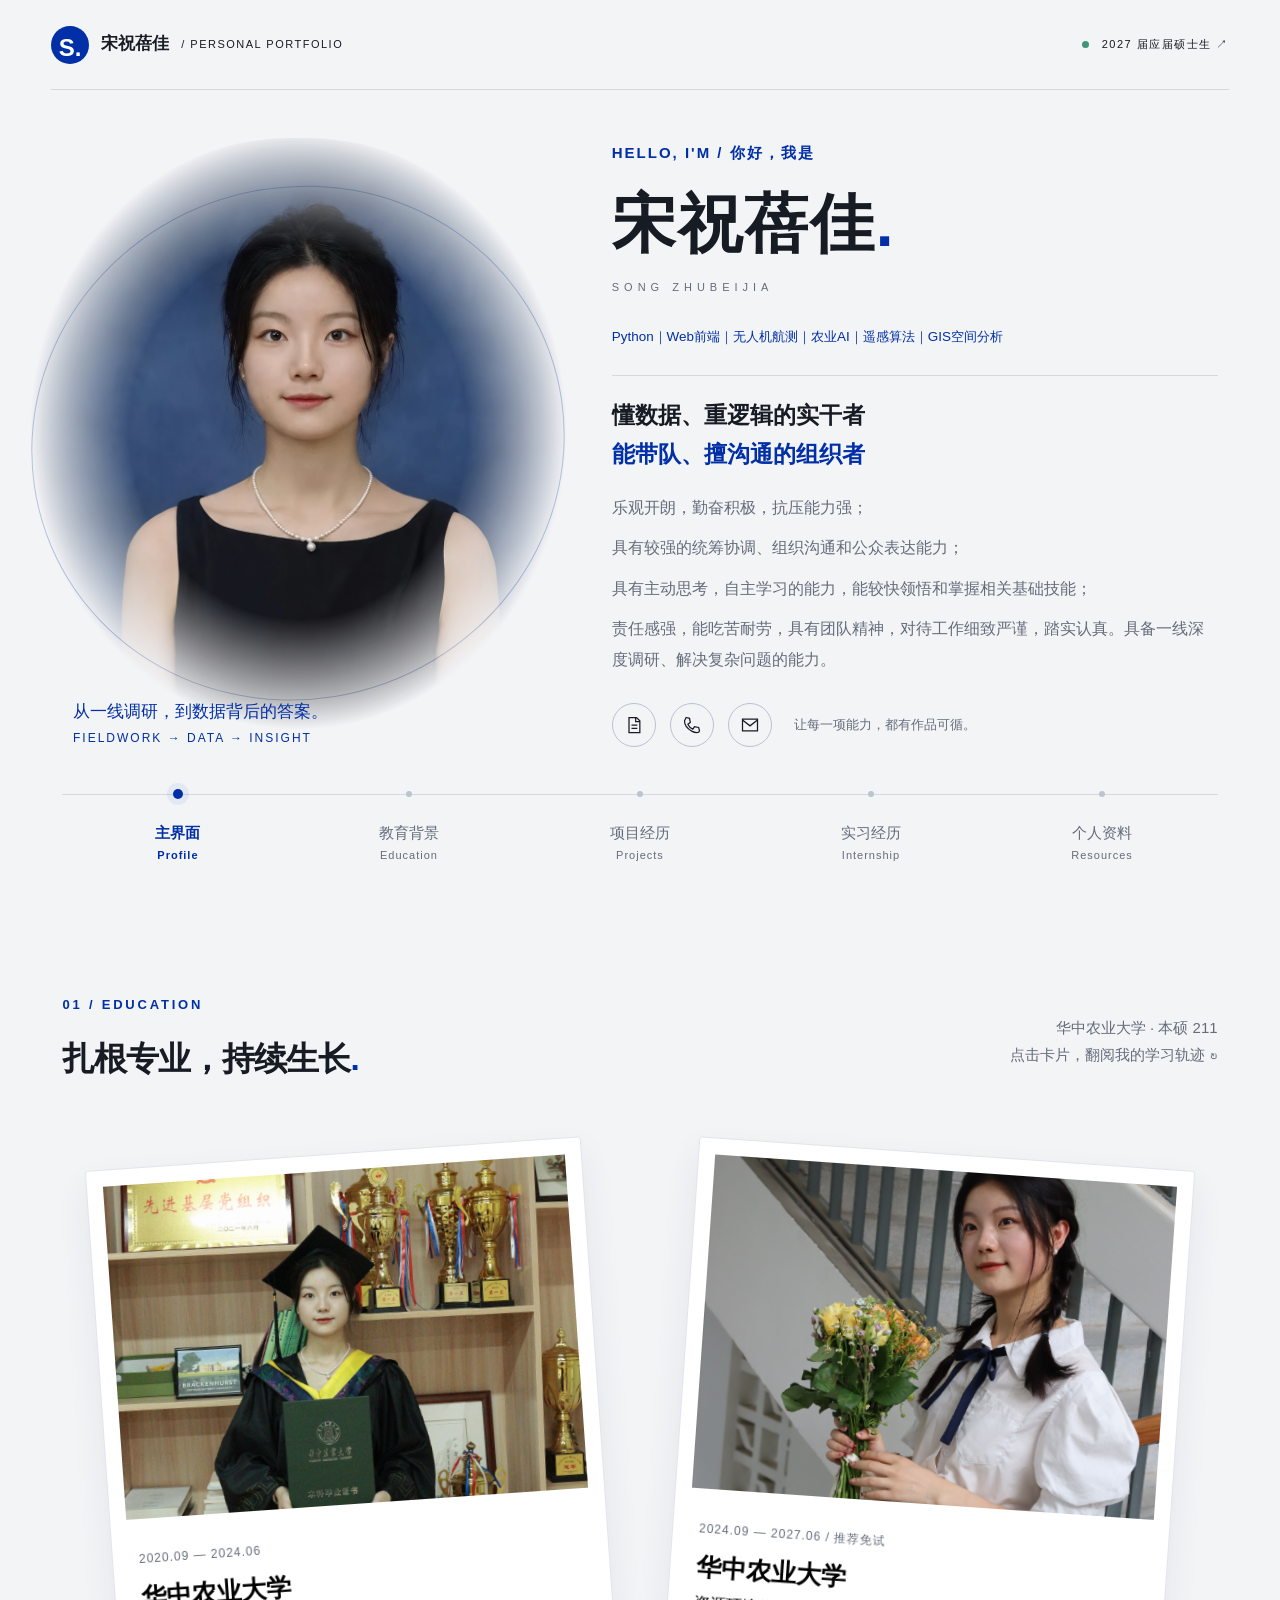
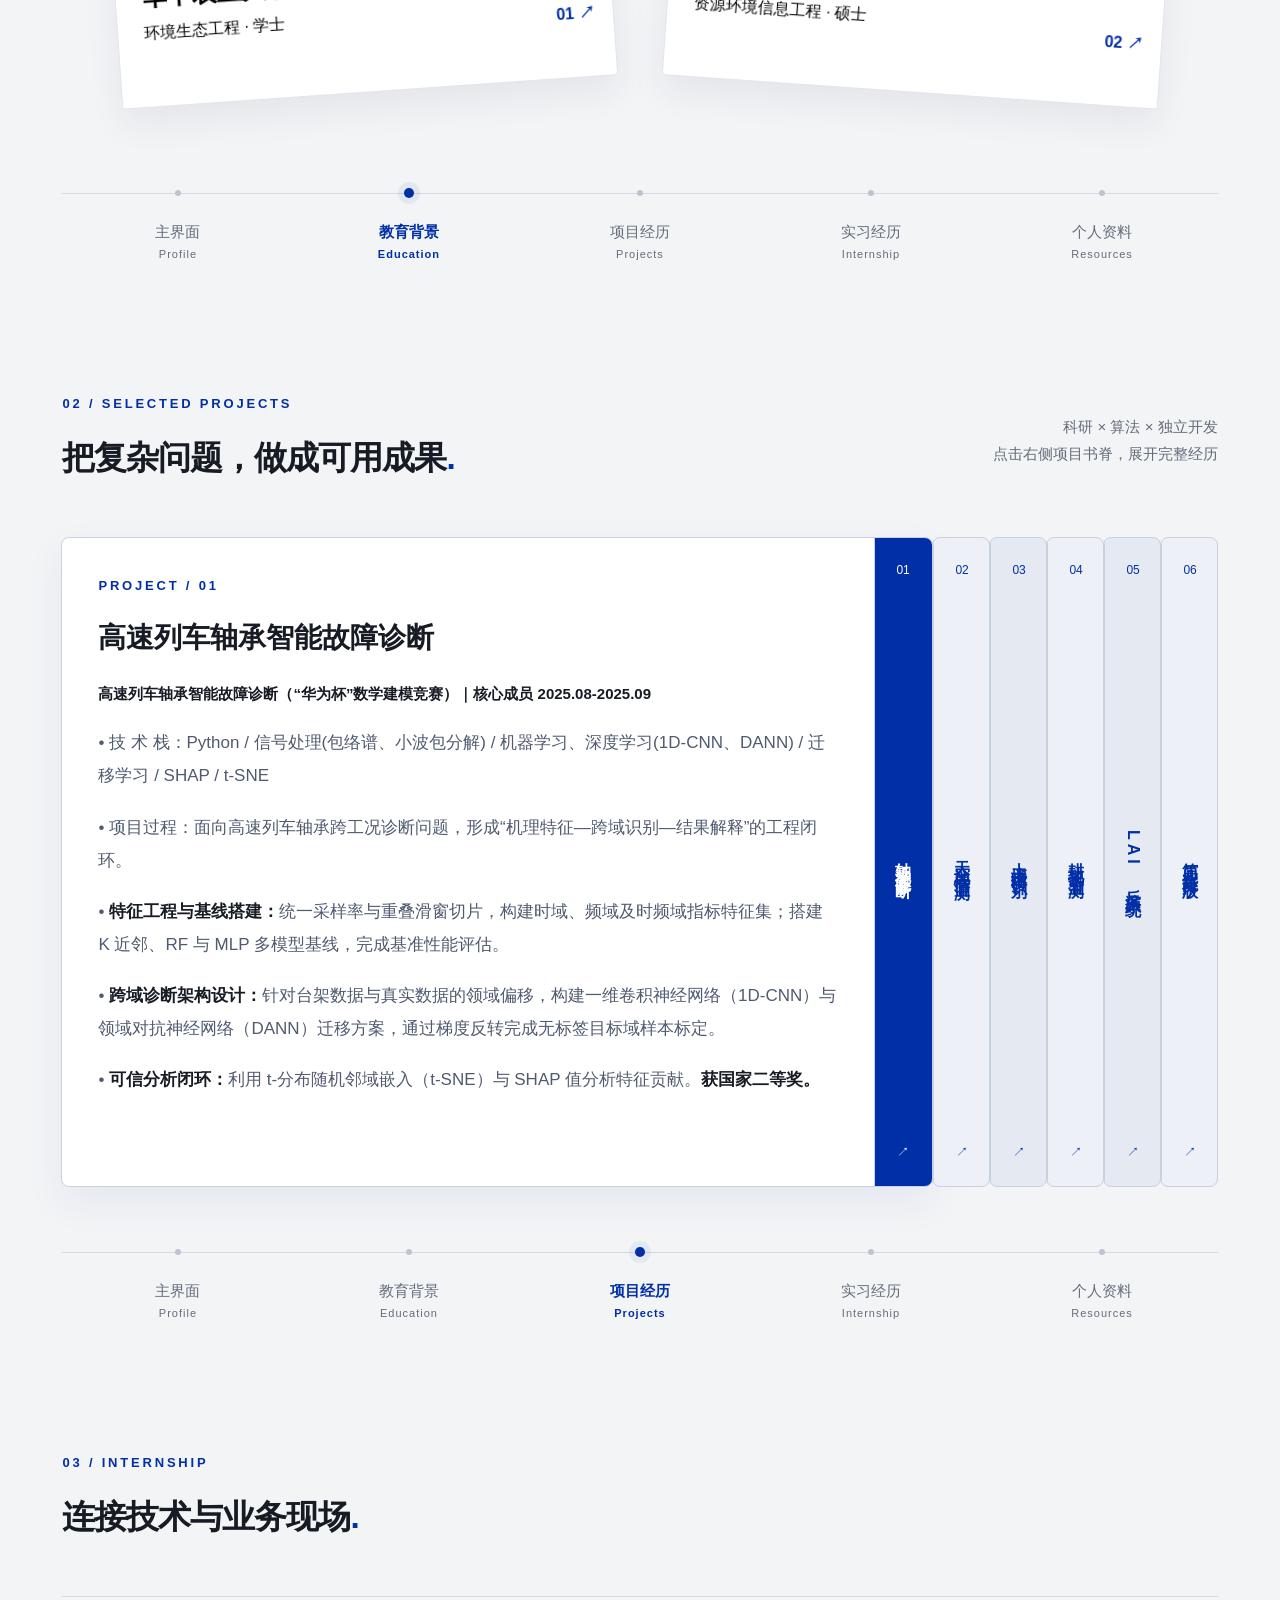
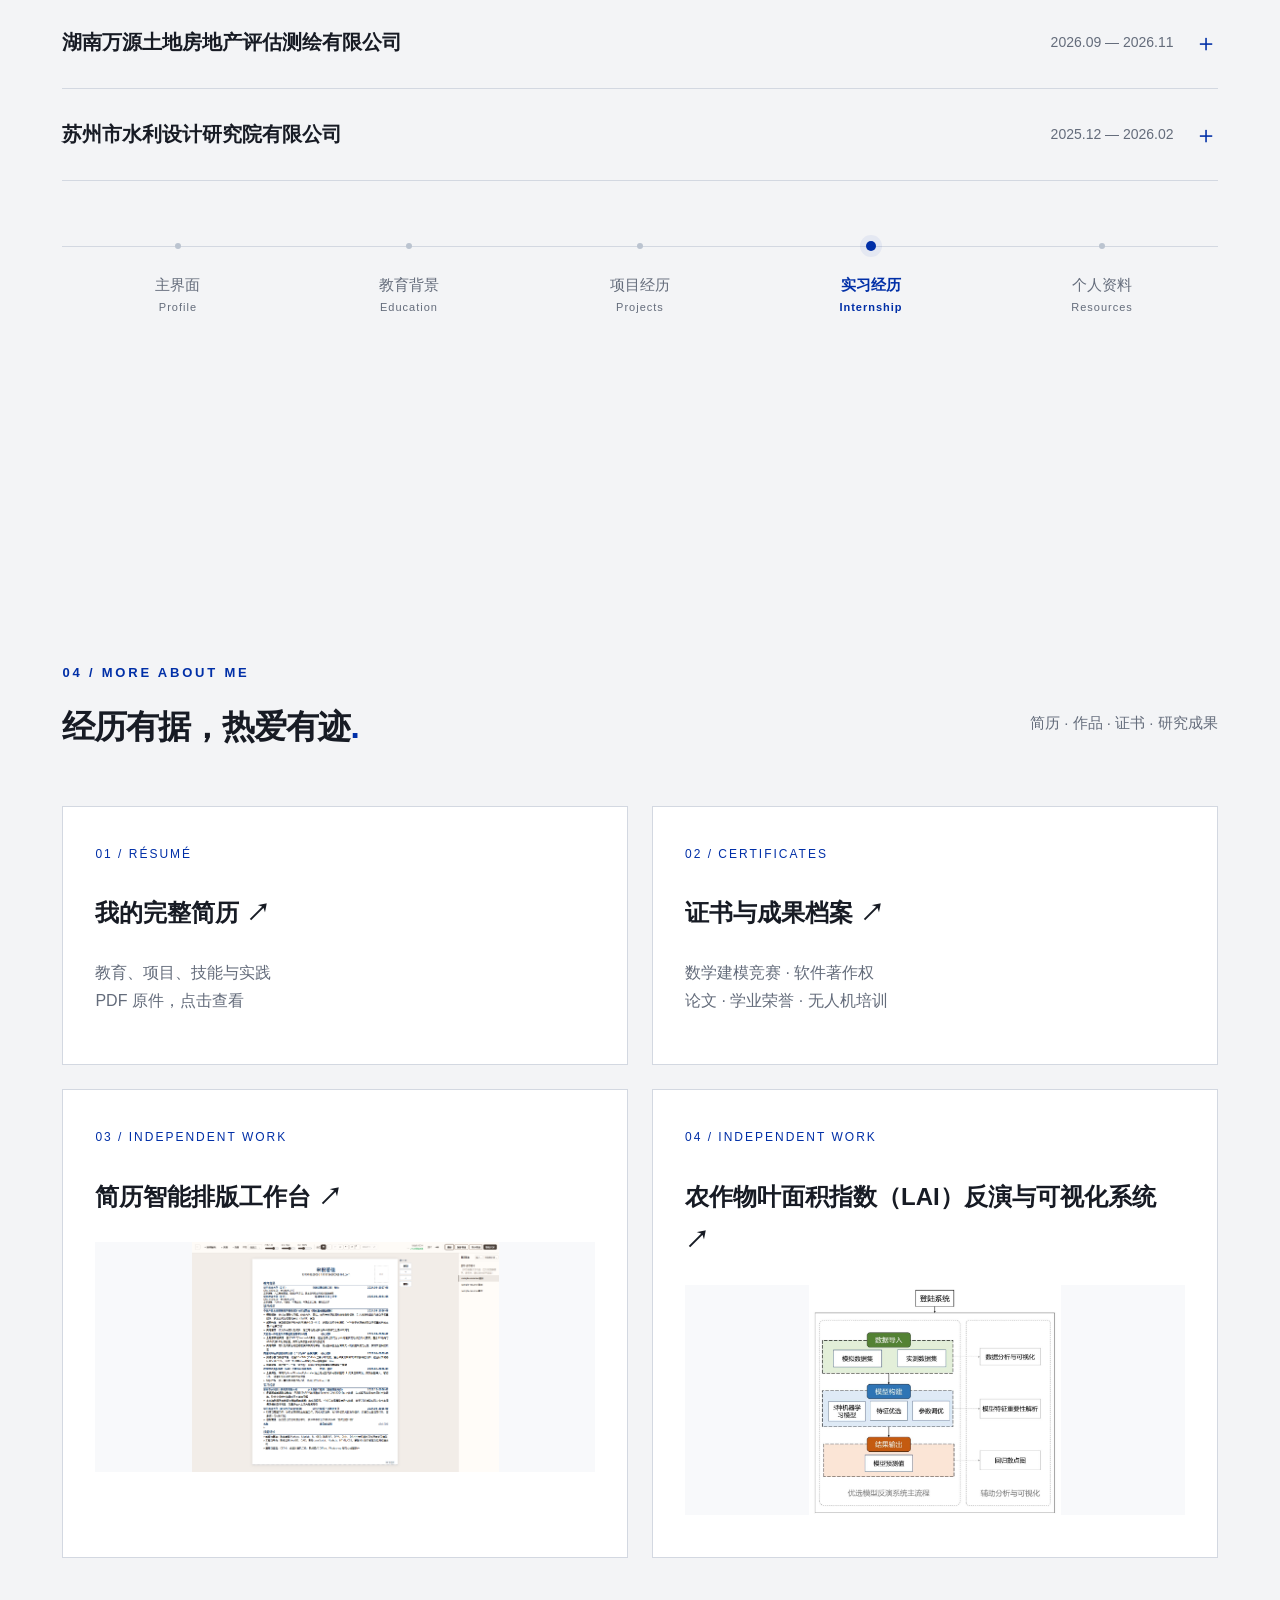
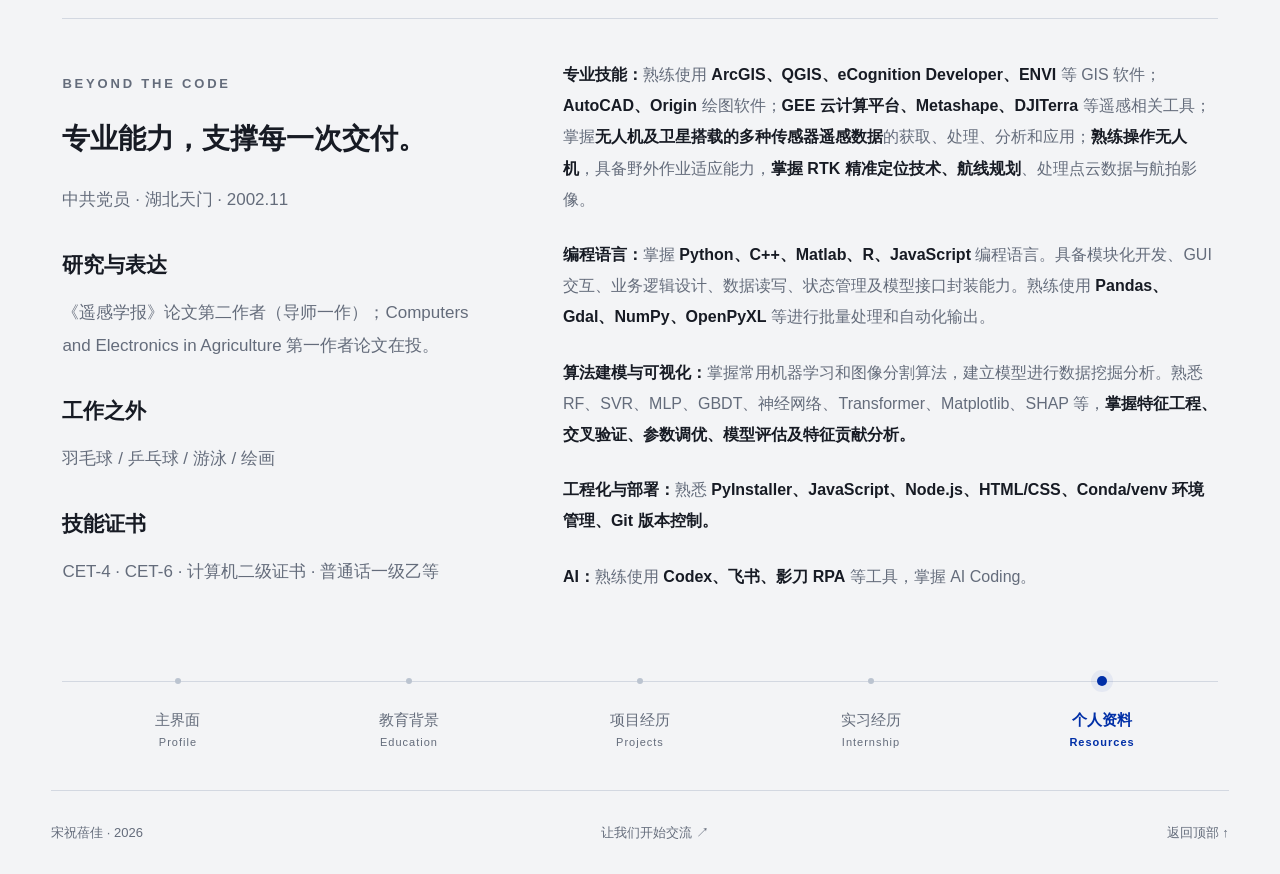
<file: index.html>
<!doctype html>
<html lang="zh-CN">

  <!-- 页面设置：浏览器标题、页面简介、样式文件。 -->
  <head>
    <meta charset="UTF-8">
    <meta name="viewport" content="width=device-width,initial-scale=1">
    <meta name="description" content="宋祝蓓佳 · 华中农业大学2027届硕士 · 数据分析、遥感算法与Web开发作品集">
    <title>宋祝蓓佳 · 个人主页</title>
    <link rel="stylesheet" href="style.css?v=20261127-2">
  </head>
  <body>
    <a class="skip" href="#home">跳至正文</a>

    <!-- 顶部栏：姓名标识、联系入口。 -->
    <header class="topbar">
      <a class="brand" href="#home"><span class="monogram">S.</span>宋祝蓓佳 <span class="brand-sub">/ PERSONAL PORTFOLIO</span></a>
      <a class="status" href="mailto:13797862809@163.com"><i></i> 2027 届应届硕士生 ↗</a>
    </header>
    <main>

      <!-- 01 主界面：个人照片、姓名、技能标签、自我介绍和联系方式。 -->
      <section id="home" class="section home">
        <div class="hero-grid">

          <!-- 个人照片：修改 img 的 src 可替换照片。 -->
          <div class="portrait-wrap">
            <span class="orbit"></span>
            <img class="portrait" src="assets/portrait.webp" alt="宋祝蓓佳个人照片">
            <div class="photo-note">从一线调研，到数据背后的答案。<small>FIELDWORK → DATA → INSIGHT</small></div>
          </div>
          <div class="hero-copy">
            <p class="eyebrow">HELLO, I'M / 你好，我是</p>
            <h1>宋祝蓓佳<span class="name-dot">.</span></h1>
            <p class="roman">SONG ZHUBEIJIA</p>
            <p class="skill-line">Python｜Web前端｜无人机航测｜农业AI｜遥感算法｜GIS空间分析</p>

            <!-- 自我介绍：每个 p 对应一段。 -->
            <div class="intro">
              <h2>懂数据、重逻辑的实干者<br><span>能带队、擅沟通的组织者</span></h2>
              <p>乐观开朗，勤奋积极，抗压能力强；</p>
              <p>具有较强的统筹协调、组织沟通和公众表达能力；</p>
              <p>具有主动思考，自主学习的能力，能较快领悟和掌握相关基础技能；</p>
              <p>责任感强，能吃苦耐劳，具有团队精神，对待工作细致严谨，踏实认真。具备一线深度调研、解决复杂问题的能力。</p>
            </div>

            <!-- 联系图标：简历直接打开；电话和邮箱弹窗逻辑位于 app.js。 -->
            <div class="contact-icons">
              <a href="assets/resume.pdf" target="_blank" aria-label="打开简历 PDF" data-tip="简历 · 打开 PDF">
                <svg viewBox="0 0 24 24"><path d="M6 3h9l4 4v14H6zM14 3v5h5M9 12h7M9 16h7"/></svg>
              </a>
              <button type="button" data-contact="phone" aria-label="电话 13797862809" data-tip="电话 · 13797862809">
                <svg viewBox="0 0 24 24"><path d="M5 3l4 1 1 5-3 2c2 4 3 5 6 6l2-3 5 1 1 4c-1 6-18-1-18-12z"/></svg>
              </button>
              <button type="button" data-contact="email" aria-label="邮箱 13797862809@163.com" data-tip="邮箱 · 13797862809@163.com">
                <svg viewBox="0 0 24 24"><path d="M3 5h18v14H3zM3 6l9 7 9-7"/></svg>
              </button>
              <span class="contact-caption">让每一项能力，都有作品可循。</span>
            </div>
          </div>
        </div>

        <!-- 栏目导航：由 app.js 的 sections 列表生成；data-current 指定当前栏目。 -->
        <div class="section-nav" data-current="home"></div>
      </section>

      <!-- 02 教育背景：第一张为学士，第二张为硕士；卡片背面是详细介绍。 -->
      <section id="education" class="section">
        <div class="section-heading">
          <div>
            <p class="eyebrow">01 / EDUCATION</p>
            <h2>扎根专业，持续生长<span>.</span></h2>
          </div>
          <p>华中农业大学 · 本硕 211<br>点击卡片，翻阅我的学习轨迹 ↻</p>
        </div>

        <!-- 教育翻转卡片：card-front 为正面，card-back 为背面。 -->
        <div class="education-grid">
          <button class="edu-card" aria-expanded="false">
            <span class="flip-inner">
              <span class="card-front">
                <img src="assets/education1.webp" loading="lazy" alt="宋祝蓓佳的校园生活照片">
                <span class="edu-caption">
                  <small>2020.09 — 2024.06</small>
                  <strong>华中农业大学</strong>
                  <span>环境生态工程 · 学士</span>
                  <b>01 ↗</b>
                </span>
              </span>
              <span class="card-back">
                <small>BACHELOR'S DEGREE</small>
                <strong>从生态现场，到工程思维</strong>
                <span class="gpa">3.58<em>/4 GPA</em>　4<em>/35 排名</em></span>
                <span>主修：C++（99）、数学建模B（90）、微积分（96）、环境工程实验（94）、CAD实验、生态研究法、水污染控制工程。</span>
                <span class="honors">荣誉：绿博奖学金、三好学生奖学金、优秀校级大创项目、优秀大学毕业生、优秀团员等。</span>
                <span>再次点击返回照片 ↻</span>
              </span>
            </span>
          </button>
          <button class="edu-card" aria-expanded="false">
            <span class="flip-inner">
              <span class="card-front">
                <img src="assets/education0.webp" loading="lazy" alt="宋祝蓓佳在华中农业大学的校园生活照片">
                <span class="edu-caption">
                  <small>2024.09 — 2027.06 / 推荐免试</small>
                  <strong>华中农业大学</strong>
                  <span>资源环境信息工程 · 硕士</span>
                  <b>02 ↗</b>
                </span>
              </span>
              <span class="card-back">
                <small>MASTER'S DEGREE</small>
                <strong>让数据理解资源环境</strong>
                <span class="gpa">3.89<em>/4 GPA</em>　2<em>/17 排名</em></span>
                <span>主修：数据驱动的可重复性研究、人工智能、资源环境研究专题、地统计学方法、国土空间规划与城乡融合发展。</span>
                <span class="honors">荣誉：研究生国家奖学金、全国研究生数模竞赛二等奖、硕士生甲等学业奖学金、三好研究生、五四百优班干、优秀研究生干部等。</span>
                <span>再次点击返回照片 ↻</span>
              </span>
            </span>
          </button>
        </div>

        <!-- 栏目导航：由 app.js 的 sections 列表生成；data-current 指定当前栏目。 -->
        <div class="section-nav" data-current="education"></div>
      </section>

      <!-- 03 项目经历：六个项目的正文在 data.js 中，卡片由 app.js 生成。 -->
      <section id="projects" class="section">
        <div class="section-heading">
          <div>
            <p class="eyebrow">02 / SELECTED PROJECTS</p>
            <h2>把复杂问题，做成可用成果<span>.</span></h2>
          </div>
          <p>科研 × 算法 × 独立开发<br>点击右侧项目书脊，展开完整经历</p>
        </div>
        <div id="project-deck" class="project-deck"></div>

        <!-- 栏目导航：由 app.js 的 sections 列表生成；data-current 指定当前栏目。 -->
        <div class="section-nav" data-current="projects"></div>
      </section>

      <!-- 04 实习经历：点击公司名称展开详情。 -->
      <section id="internship" class="section">
        <div class="section-heading">
          <div>
            <p class="eyebrow">03 / INTERNSHIP</p>
            <h2>连接技术与业务现场<span>.</span></h2>
          </div>
        </div>

        <!-- 湖南万源实习：公司、日期、工作成果和飞书链接。 -->
        <details class="intern-entry wanyuan">
          <summary>湖南万源土地房地产评估测绘有限公司 <span>2026.09 — 2026.11</span></summary>
          <div class="intern-expanded">
            <div class="intern-grid">
              <div>
                <span class="pill">信息分析与优化专员</span>
                <h3 class="company">湖南万源土地房地产<br>评估测绘有限公司</h3>
                <p class="lead">把分散的采购公告，变成可追溯、<br>可分析的业务线索。</p>
                <a class="primary-link" href="https://ecnpyb79269g.feishu.cn/base/NsOTbz4b7aCiFOsTIV5cc2eFn2f?table=ldxbmy4qmuAbusUG&amp;chart=chtcn9g5RgMjZayoyCS3JmuDZYe" target="_blank" rel="noopener">阅读完整市场研判报告 <span>↗</span></a>
                <a class="text-link" href="https://ecnpyb79269g.feishu.cn/base/NsOTbz4b7aCiFOsTIV5cc2eFn2f?table=tblYP6GZMcRvRFfL&amp;view=vewUOIGJ69" target="_blank" rel="noopener">打开项目公告多维表格 ↗</a>
                <a class="text-link" href="https://ecnpyb79269g.feishu.cn/base/NsOTbz4b7aCiFOsTIV5cc2eFn2f?table=ldxbrRGpsdStqCbk" target="_blank" rel="noopener">我的实习心得 ↗</a>
                <small class="muted">飞书表格访问权限以原空间设置为准</small>
              </div>
              <div class="work-detail">
                <div class="metrics">
                  <div>
                    <strong>7</strong>
                    <span>集团官网适配</span>
                  </div>
                  <div>
                    <strong>154</strong>
                    <span>阶段表记录</span>
                  </div>
                  <div>
                    <strong>89</strong>
                    <span>汇总项目</span>
                  </div>
                </div>
                <p class="metric-note">统计口径来自提供的报告：阶段记录含公告包段拆分，项目按同站规范名称归并。</p>
                <div class="task">
                  <small>01 / 采集</small>
                  <h4>多站点自适应采集框架</h4>
                  <p>Requests + BeautifulSoup/lxml 解析异构网页；定位 Vue 站点 XHR/Fetch 接口直取 JSON，请求校验失败时降级至 Playwright 渲染。</p>
                </div>
                <div class="task">
                  <small>02 / 清洗</small>
                  <h4>图片识别、字段标准化与项目归并</h4>
                  <p>集成 PaddleOCR 提取公告文本框与坐标，检索回写字段；清洗采购、候选、成交阶段记录，保留轮次、更正、终止和来源证据。</p>
                </div>
                <div class="task">
                  <small>03 / 分析与交付</small>
                  <h4>从竞争格局，到业务开拓研判</h4>
                  <p>形成项目汇总表与分析文档，围绕业务分布、采购偏好、供应商活跃度和风险信号展开分析，支持业务线索筛选与进一步核验。</p>
                </div>
              </div>
            </div>
            <a class="report-preview" href="https://ecnpyb79269g.feishu.cn/base/NsOTbz4b7aCiFOsTIV5cc2eFn2f?table=ldxbmy4qmuAbusUG&amp;chart=chtcn9g5RgMjZayoyCS3JmuDZYe" target="_blank" rel="noopener">
              <img src="图片和附件/05_各集团招采项目发布时间趋势.png" loading="lazy" alt="各集团招采项目发布时间趋势图">
              <div>
                <p class="eyebrow">DELIVERABLE / 分析成果</p>
                <h3>面向业务开拓的<br>国有企业集团采购市场研判报告</h3>
                <p>飞书在线文档 · 图表与分析成果</p>
                <span>打开在线文档 →</span>
              </div>
            </a>
          </div>
        </details>

        <!-- 苏州市水利设计研究院实习：公司、日期、项目与成果。 -->
        <details class="other-intern intern-entry">
          <summary>苏州市水利设计研究院有限公司 <span>2025.12 — 2026.02</span></summary>
          <h3>水土保持工程师 · 遥感算法方向</h3>
          <p>参与《太仓市2025年度水土流失动态监测》《金港镇2025年度水土流失动态监测成果报告》项目：</p>
          <p><strong>技术栈：</strong>Sentinel-2 / MODIS / HWSD / ArcGIS / Google Earth Engine / CSLE模型 / 多源遥感数据融合 / 空间制图</p>
          <p><strong>项目成果：</strong>完成<strong>多源数据时空融合—水土流失因子库构建—侵蚀模数计算</strong>全流程监测报告。融合多源遥感时序数据，弥补中分辨率数据时间不连续问题；集成日降雨、土壤属性等多源异构数据，构建因子空间数据库；实现太仓市土壤侵蚀模数空间制图。</p>
        </details>

        <!-- 栏目导航：由 app.js 的 sections 列表生成；data-current 指定当前栏目。 -->
        <div class="section-nav" data-current="internship"></div>
      </section>

      <!-- 05 个人资料：简历、证书、作品链接、专业能力。 -->
      <section id="resources" class="section">
        <div class="section-heading">
          <div>
            <p class="eyebrow">04 / MORE ABOUT ME</p>
            <h2>经历有据，热爱有迹<span>.</span></h2>
          </div>
          <p>简历 · 作品 · 证书 · 研究成果</p>
        </div>

        <!-- 资料卡片：修改 href 更换访问链接，修改 img 的 src 更换展示图片。 -->
        <div class="resource-grid">
          <a class="feature-resource" target="_blank" href="assets/resume.pdf">
            <small>01 / RÉSUMÉ</small>
            <h3>我的完整简历 ↗</h3>
            <p>教育、项目、技能与实践<br>PDF 原件，点击查看</p>
          </a>
          <a class="feature-resource" href="certificates.html">
            <small>02 / CERTIFICATES</small>
            <h3>证书与成果档案 ↗</h3>
            <p>数学建模竞赛 · 软件著作权<br>论文 · 学业荣誉 · 无人机培训</p>
          </a>
          <a class="feature-resource" href="https://github.com/Songjia12/resume" target="_blank" rel="noopener">
            <small>03 / INDEPENDENT WORK</small>
            <h3>简历智能排版工作台 ↗</h3>
            <img src="assets/resume-work.png" loading="lazy" alt="浏览器端简历智能排版与多格式导出工作台截图">
          </a>
          <a class="feature-resource" href="https://github.com/Songjia12/LAI_inversion" target="_blank" rel="noopener">
            <small>04 / INDEPENDENT WORK</small>
            <h3>农作物叶面积指数（LAI）反演与可视化系统 ↗</h3>
            <img class="lai-work" src="assets/lai-work.png" loading="lazy" alt="LAI反演系统功能流程：数据导入、模型构建、结果输出与辅助分析可视化">
          </a>
        </div>

        <!-- 个人能力双栏：左侧研究、爱好、证书；右侧专业技能。 -->
        <div class="personal-strip">
          <div class="personal-overview">
            <p class="eyebrow">BEYOND THE CODE</p>
            <h3>专业能力，支撑每一次交付。</h3>
            <p>中共党员 · 湖北天门 · 2002.11</p>
            <h4>研究与表达</h4>
            <p>《遥感学报》论文第二作者（导师一作）；Computers and Electronics in Agriculture 第一作者论文在投。</p>
            <h4>工作之外</h4>
            <p>羽毛球 / 乒乓球 / 游泳 / 绘画</p>
            <h4>技能证书</h4>
            <p>CET-4 · CET-6 · 计算机二级证书 · 普通话一级乙等</p>
          </div>
          <div class="skills-detail">
            <p><strong>专业技能：</strong>熟练使用 <strong>ArcGIS、QGIS、eCognition Developer、ENVI</strong> 等 GIS 软件；<strong>AutoCAD、Origin</strong> 绘图软件；<strong>GEE 云计算平台、Metashape、DJITerra</strong> 等遥感相关工具；掌握<strong>无人机及卫星搭载的多种传感器遥感数据</strong>的获取、处理、分析和应用；<strong>熟练操作无人机</strong>，具备野外作业适应能力，<strong>掌握 RTK 精准定位技术、航线规划</strong>、处理点云数据与航拍影像。</p>
            <p><strong>编程语言：</strong>掌握 <strong>Python、C++、Matlab、R、JavaScript</strong> 编程语言。具备模块化开发、GUI交互、业务逻辑设计、数据读写、状态管理及模型接口封装能力。熟练使用 <strong>Pandas、Gdal、NumPy、OpenPyXL</strong> 等进行批量处理和自动化输出。</p>
            <p><strong>算法建模与可视化：</strong>掌握常用机器学习和图像分割算法，建立模型进行数据挖掘分析。熟悉 RF、SVR、MLP、GBDT、神经网络、Transformer、Matplotlib、SHAP 等，<strong>掌握特征工程、交叉验证、参数调优、模型评估及特征贡献分析。</strong></p>
            <p><strong>工程化与部署：</strong>熟悉 <strong>PyInstaller、JavaScript、Node.js、HTML/CSS、Conda/venv 环境管理、Git 版本控制。</strong></p>
            <p><strong>AI：</strong>熟练使用 <strong>Codex、飞书、影刀 RPA</strong> 等工具，掌握 AI Coding。</p>
          </div>
        </div>

        <!-- 栏目导航：由 app.js 的 sections 列表生成；data-current 指定当前栏目。 -->
        <div class="section-nav" data-current="resources"></div>
      </section>
    </main>

    <!-- 页脚：署名、邮箱和返回顶部。 -->
    <footer class="site-footer">
      <span>宋祝蓓佳 · 2026</span>
      <a href="mailto:13797862809@163.com">让我们开始交流 ↗</a>
      <a href="#home">返回顶部 ↑</a>
    </footer>

    <!-- 电话 / 邮箱弹窗：标题、文本和复制动作由 app.js 填充。 -->
    <dialog id="contact-dialog" aria-labelledby="contact-title">
      <div class="dialog-heading">
        <h2 id="contact-title">联系方式</h2>
        <button type="button" id="contact-close" aria-label="关闭窗口">×</button>
      </div>
      <label for="contact-value" id="contact-label">联系方式</label>
      <input id="contact-value" readonly>
      <button type="button" id="contact-copy">复制</button>
      <p id="copy-status" role="status" aria-live="polite"></p>
    </dialog>

    <!-- 项目内容见 data.js；导航、翻转、项目切换和联系弹窗交互见 app.js。 -->
    <script src="data.js?v=20261127-2"></script>
    <script src="app.js?v=20261127-2"></script>
  </body>
</html>
</file>
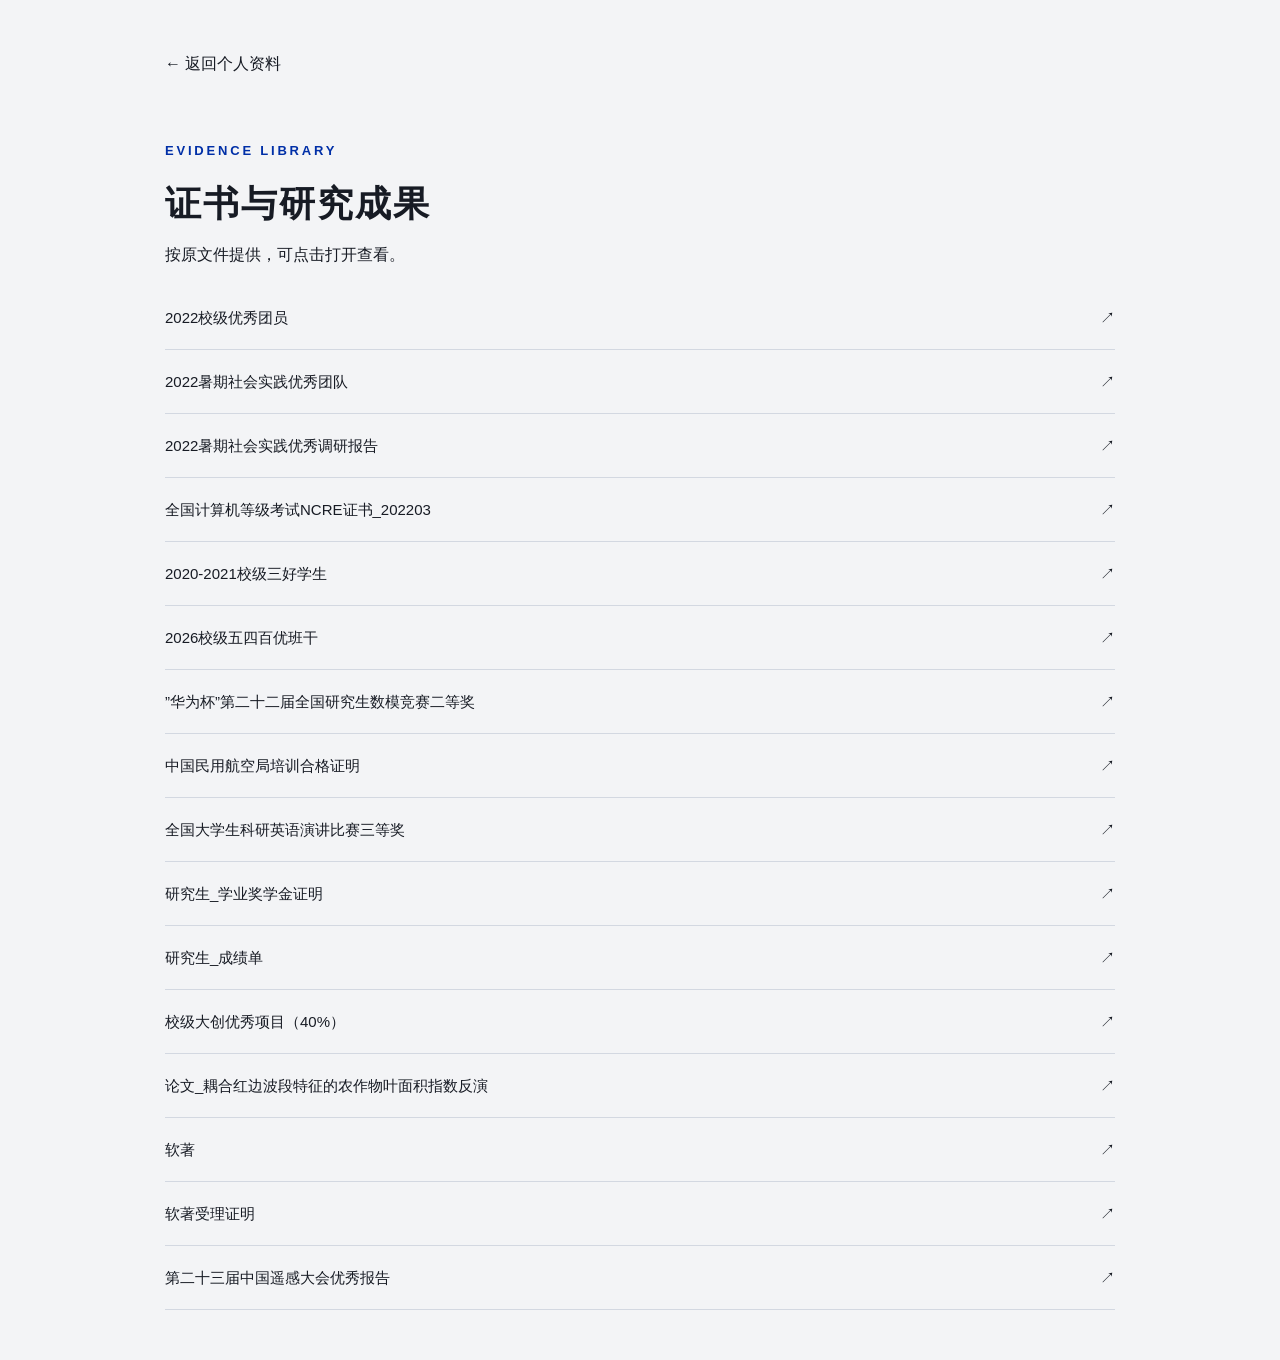
<file: certificates.html>
<!doctype html>
<html lang="zh-CN">
<head>
  <meta charset="UTF-8">
  <meta name="viewport" content="width=device-width,initial-scale=1">
  <title>证书与成果 · 宋祝蓓佳</title>
  <link rel="stylesheet" href="style.css">
</head>
<body>
  <main class="cert-page">
    <!-- 页面介绍：沿用主页样式。 -->
    <a href="index.html#resources">← 返回个人资料</a>
    <p class="eyebrow">EVIDENCE LIBRARY</p>
    <h1>证书与研究成果</h1>
    <p>按原文件提供，可点击打开查看。</p>

    <!-- 证书列表：每个 a 对应一份附件；href 为文件路径，第一个 span 为显示名称。 -->
    <a class="resource" target="_blank" href="assets/certificates/2022校级优秀团员.jpg">
      <span>2022校级优秀团员</span>
      <span>↗</span>
    </a>

    <a class="resource" target="_blank" href="assets/certificates/2022暑期社会实践优秀团队.jpg">
      <span>2022暑期社会实践优秀团队</span>
      <span>↗</span>
    </a>

    <a class="resource" target="_blank" href="assets/certificates/2022暑期社会实践优秀调研报告.jpg">
      <span>2022暑期社会实践优秀调研报告</span>
      <span>↗</span>
    </a>

    <a class="resource" target="_blank" href="assets/certificates/全国计算机等级考试NCRE证书_202203.pdf">
      <span>全国计算机等级考试NCRE证书_202203</span>
      <span>↗</span>
    </a>

    <a class="resource" target="_blank" href="assets/certificates/2020-2021校级三好学生.pdf">
      <span>2020-2021校级三好学生</span>
      <span>↗</span>
    </a>

    <a class="resource" target="_blank" href="assets/certificates/2026校级五四百优班干.png">
      <span>2026校级五四百优班干</span>
      <span>↗</span>
    </a>

    <a class="resource" target="_blank" href="assets/certificates/”华为杯”第二十二届全国研究生数模竞赛二等奖.pdf">
      <span>”华为杯”第二十二届全国研究生数模竞赛二等奖</span>
      <span>↗</span>
    </a>

    <a class="resource" target="_blank" href="assets/certificates/中国民用航空局培训合格证明.pdf">
      <span>中国民用航空局培训合格证明</span>
      <span>↗</span>
    </a>

    <a class="resource" target="_blank" href="assets/certificates/全国大学生科研英语演讲比赛三等奖.pdf">
      <span>全国大学生科研英语演讲比赛三等奖</span>
      <span>↗</span>
    </a>

    <a class="resource" target="_blank" href="assets/certificates/研究生_学业奖学金证明.pdf">
      <span>研究生_学业奖学金证明</span>
      <span>↗</span>
    </a>

    <a class="resource" target="_blank" href="assets/certificates/研究生_成绩单.pdf">
      <span>研究生_成绩单</span>
      <span>↗</span>
    </a>

    <a class="resource" target="_blank" href="assets/certificates/校级大创优秀项目（40%25）.pdf">
      <span>校级大创优秀项目（40%）</span>
      <span>↗</span>
    </a>

    <a class="resource" target="_blank" href="assets/certificates/论文_耦合红边波段特征的农作物叶面积指数反演.pdf">
      <span>论文_耦合红边波段特征的农作物叶面积指数反演</span>
      <span>↗</span>
    </a>

    <a class="resource" target="_blank" href="assets/certificates/软著.pdf">
      <span>软著</span>
      <span>↗</span>
    </a>

    <a class="resource" target="_blank" href="assets/certificates/软著受理证明.pdf">
      <span>软著受理证明</span>
      <span>↗</span>
    </a>

    <a class="resource" target="_blank" href="assets/certificates/第二十三届中国遥感大会优秀报告.pdf">
      <span>第二十三届中国遥感大会优秀报告</span>
      <span>↗</span>
    </a>
  </main>
</body>
</html>
</file>
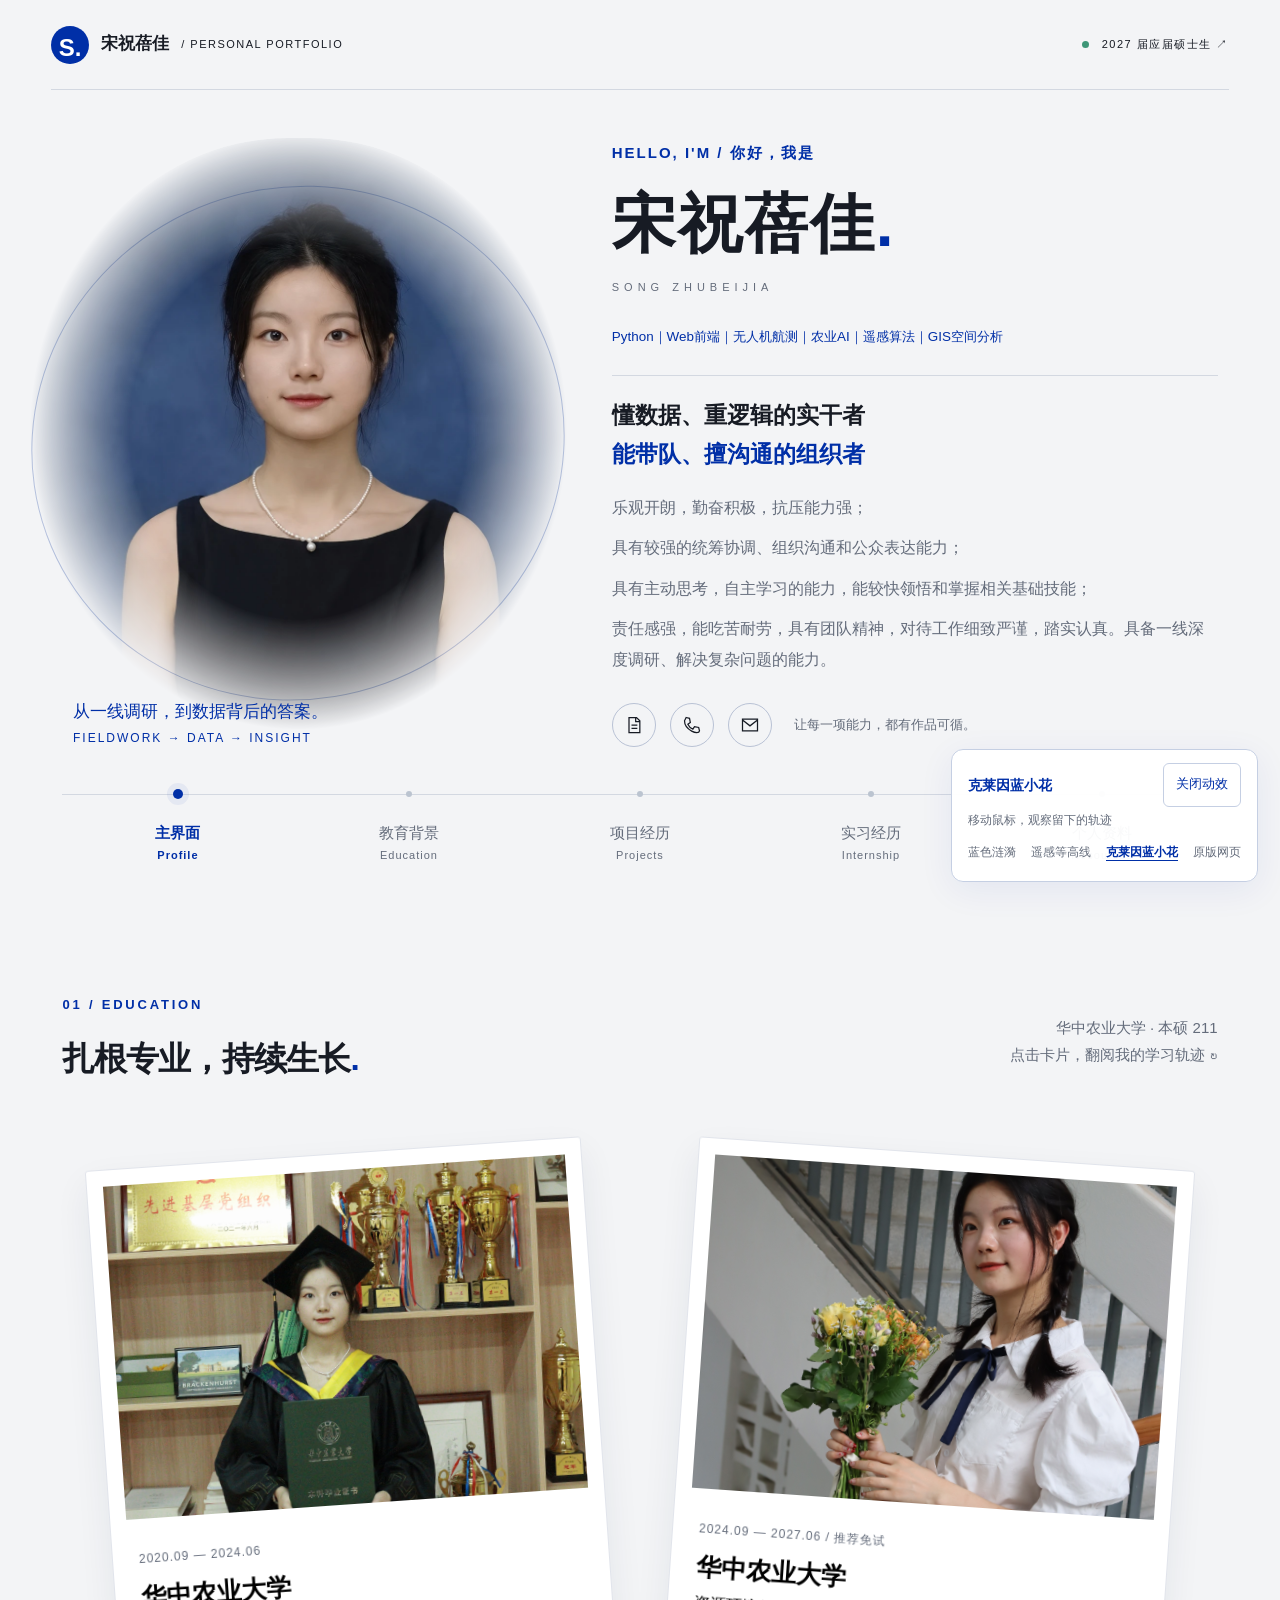
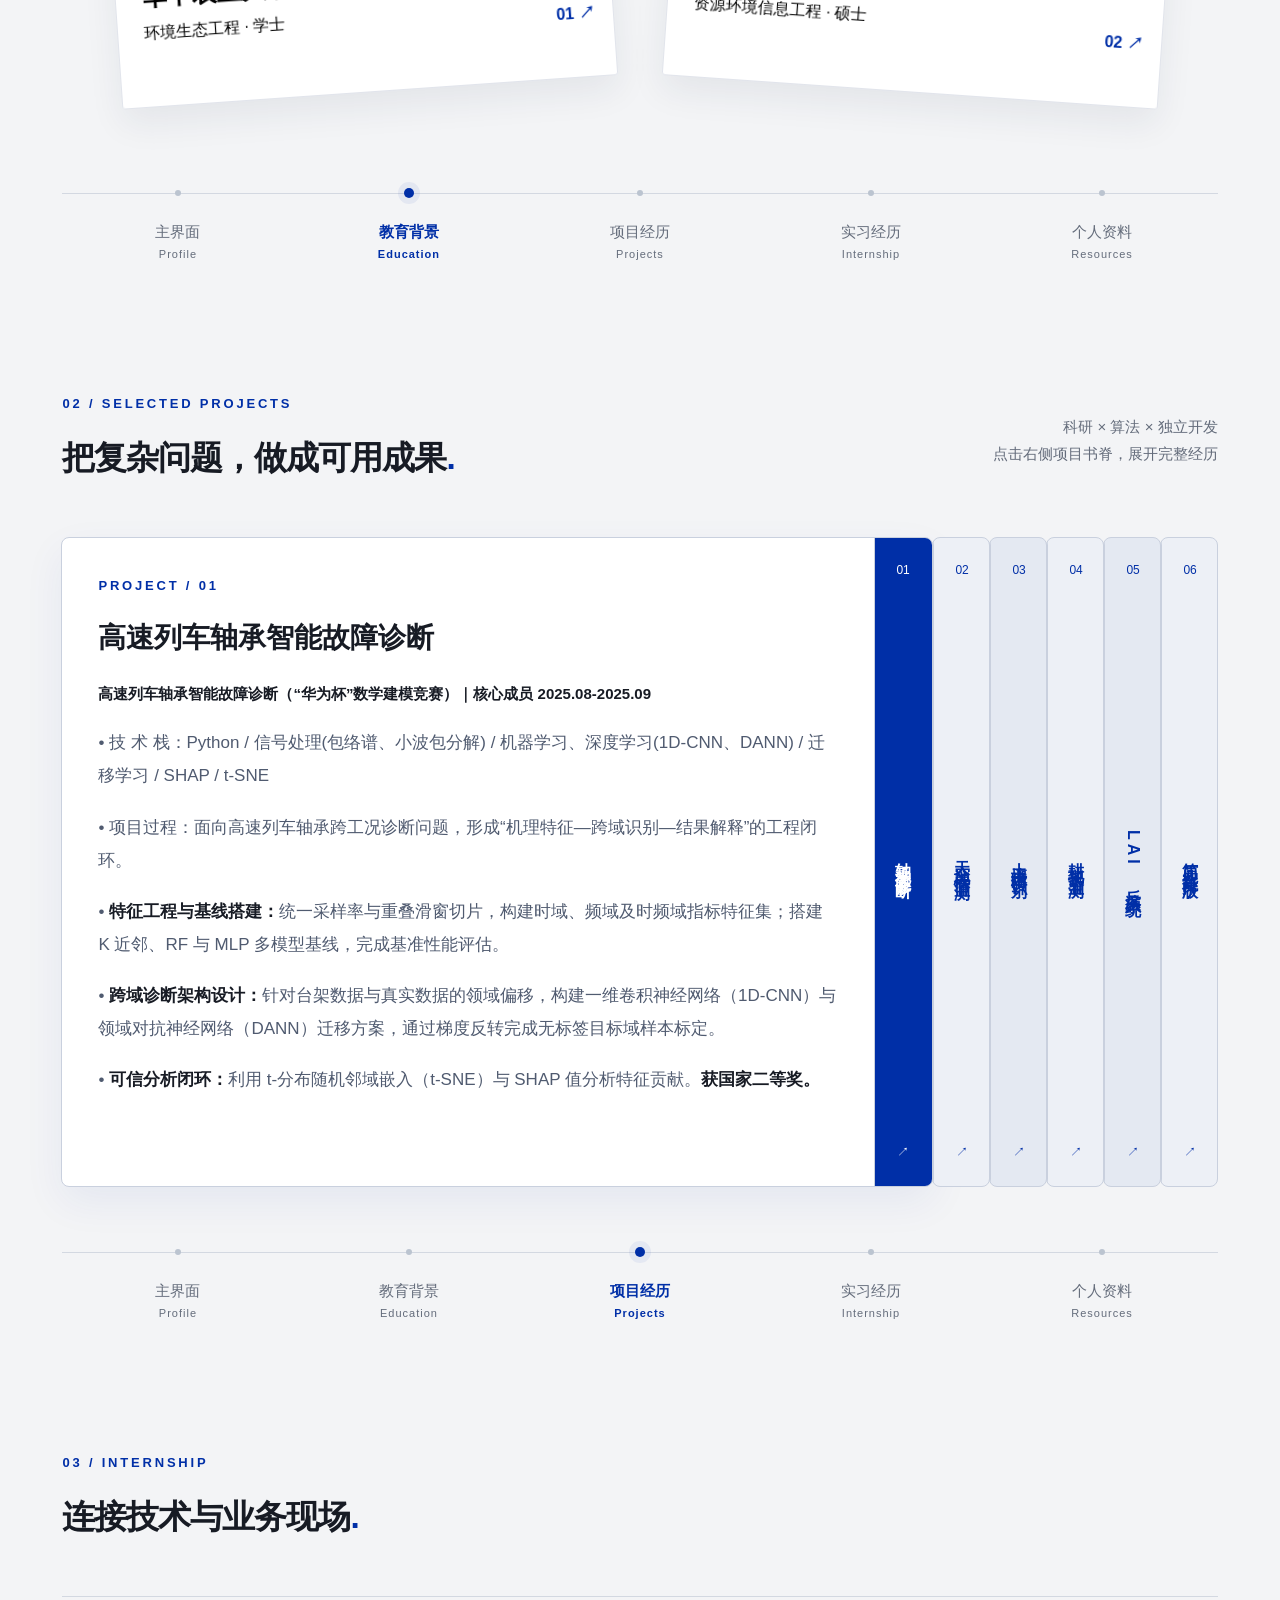
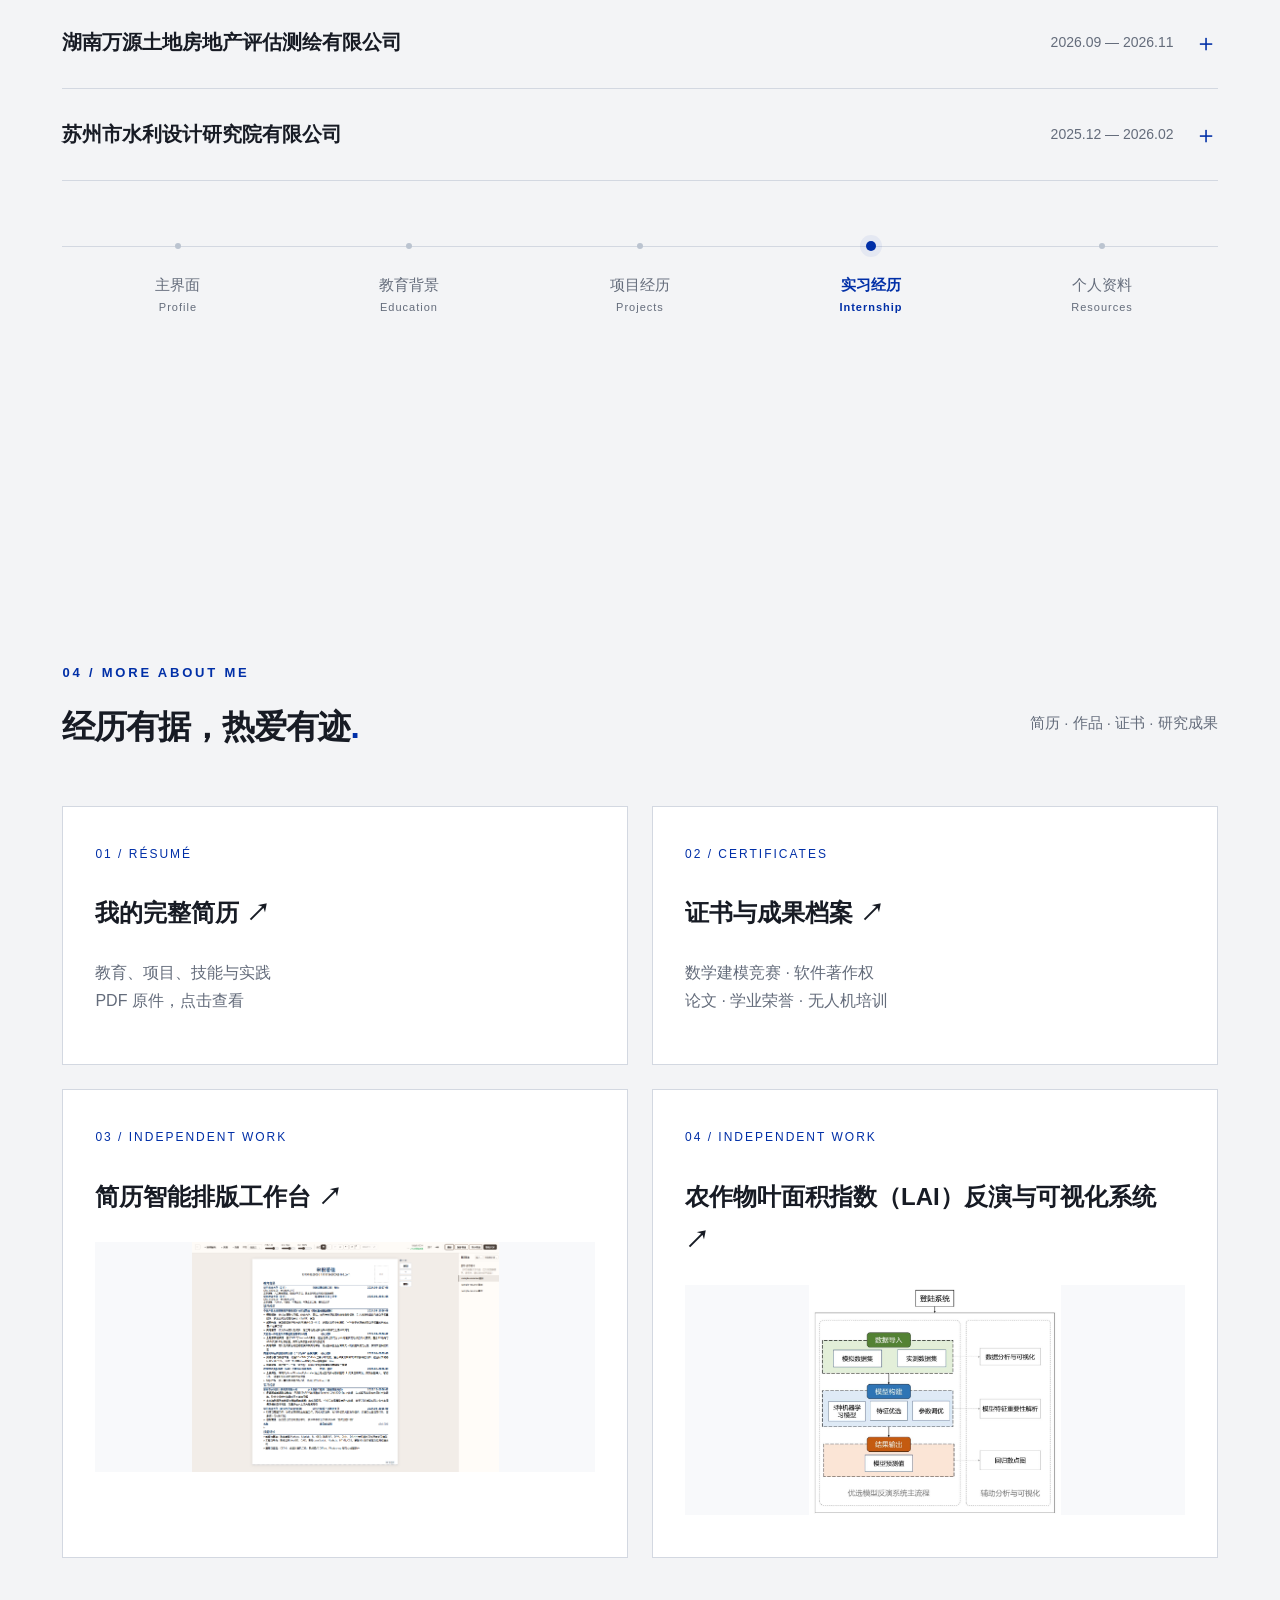
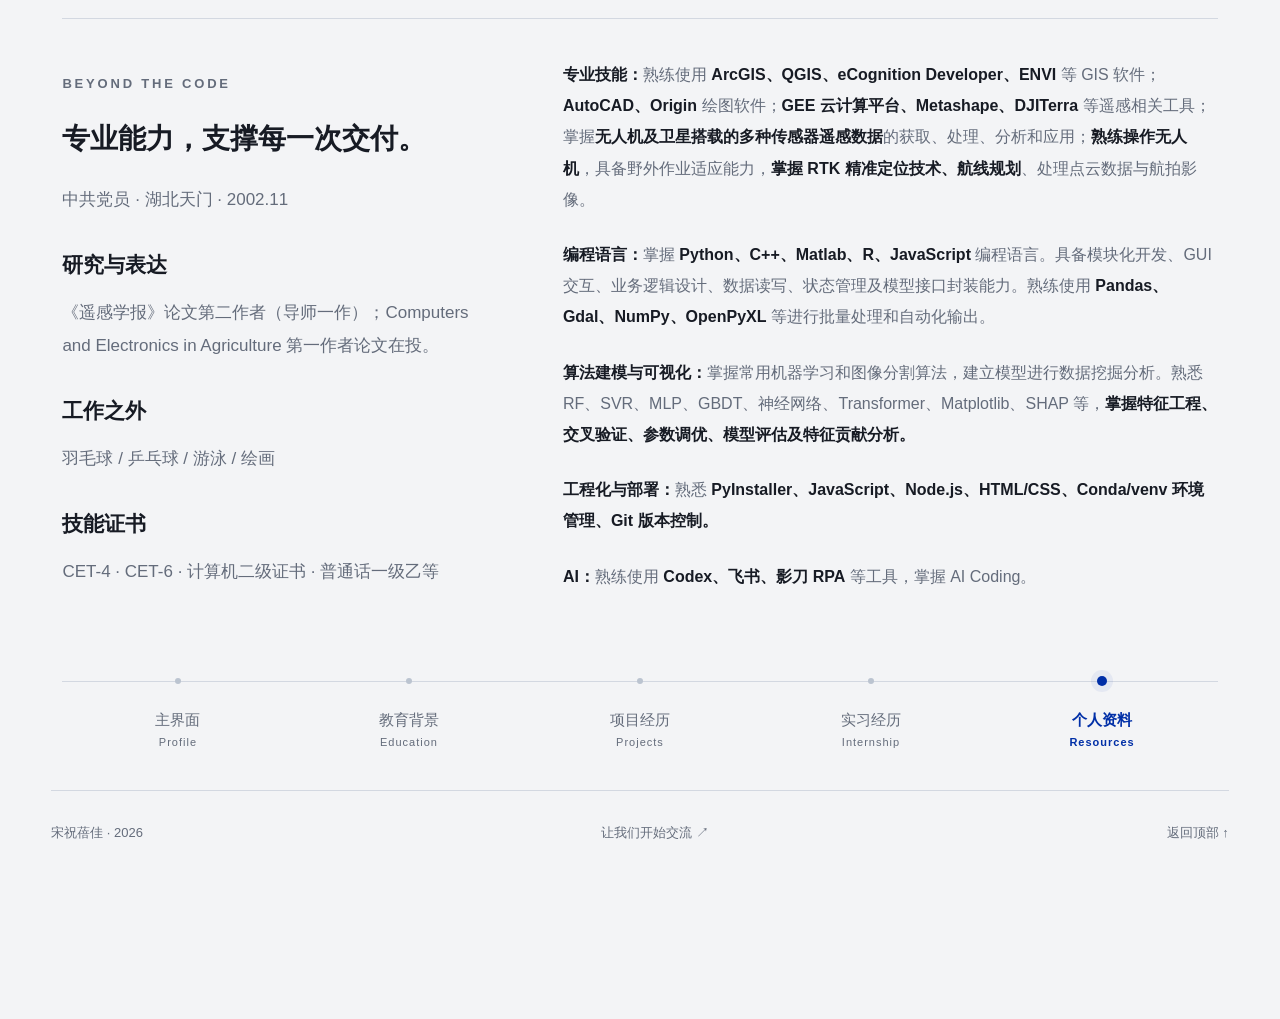
<file: motion-bloom.html>
<!doctype html>
<html lang="zh-CN"><head><meta charset="UTF-8"><meta name="viewport" content="width=device-width,initial-scale=1"><meta name="description" content="宋祝蓓佳 · 华中农业大学2027届硕士 · 数据分析、遥感算法与Web开发作品集"><title>克莱因蓝小花 · 宋祝蓓佳</title><link rel="stylesheet" href="style.css?v=20261127-2"><link rel="stylesheet" href="cursor-effects.css"></head><body>
<a class="skip" href="#home">跳至正文</a><header class="topbar"><a class="brand" href="#home"><span class="monogram">S.</span>宋祝蓓佳 <span class="brand-sub">/ PERSONAL PORTFOLIO</span></a><a class="status" href="mailto:13797862809@163.com"><i></i> 2027 届应届硕士生 ↗</a></header>
<main><section id="home" class="section home"><div class="hero-grid"><div class="portrait-wrap"><span class="orbit"></span><img class="portrait" src="assets/portrait.webp" alt="宋祝蓓佳个人照片"><div class="photo-note">从一线调研，到数据背后的答案。<small>FIELDWORK → DATA → INSIGHT</small></div></div><div class="hero-copy"><p class="eyebrow">HELLO, I'M / 你好，我是</p><h1>宋祝蓓佳<span class="name-dot">.</span></h1><p class="roman">SONG ZHUBEIJIA</p><p class="skill-line">Python｜Web前端｜无人机航测｜农业AI｜遥感算法｜GIS空间分析</p><div class="intro"><h2>懂数据、重逻辑的实干者<br><span>能带队、擅沟通的组织者</span></h2><p>乐观开朗，勤奋积极，抗压能力强；</p><p>具有较强的统筹协调、组织沟通和公众表达能力；</p><p>具有主动思考，自主学习的能力，能较快领悟和掌握相关基础技能；</p><p>责任感强，能吃苦耐劳，具有团队精神，对待工作细致严谨，踏实认真。具备一线深度调研、解决复杂问题的能力。</p></div><div class="contact-icons"><a href="assets/resume.pdf" target="_blank" aria-label="打开简历 PDF" data-tip="简历 · 打开 PDF"><svg viewBox="0 0 24 24"><path d="M6 3h9l4 4v14H6zM14 3v5h5M9 12h7M9 16h7"/></svg></a><button type="button" data-contact="phone" aria-label="电话 13797862809" data-tip="电话 · 13797862809"><svg viewBox="0 0 24 24"><path d="M5 3l4 1 1 5-3 2c2 4 3 5 6 6l2-3 5 1 1 4c-1 6-18-1-18-12z"/></svg></button><button type="button" data-contact="email" aria-label="邮箱 13797862809@163.com" data-tip="邮箱 · 13797862809@163.com"><svg viewBox="0 0 24 24"><path d="M3 5h18v14H3zM3 6l9 7 9-7"/></svg></button><span class="contact-caption">让每一项能力，都有作品可循。</span></div></div></div><div class="section-nav" data-current="home"></div></section>
<section id="education" class="section"><div class="section-heading"><div><p class="eyebrow">01 / EDUCATION</p><h2>扎根专业，持续生长<span>.</span></h2></div><p>华中农业大学 · 本硕 211<br>点击卡片，翻阅我的学习轨迹 ↻</p></div><div class="education-grid"><button class="edu-card" aria-expanded="false"><span class="flip-inner"><span class="card-front"><img src="assets/education1.webp" loading="lazy" alt="宋祝蓓佳的校园生活照片"><span class="edu-caption"><small>2020.09 — 2024.06</small><strong>华中农业大学</strong><span>环境生态工程 · 学士</span><b>01 ↗</b></span></span><span class="card-back"><small>BACHELOR'S DEGREE</small><strong>从生态现场，到工程思维</strong><span class="gpa">3.58<em>/4 GPA</em>　4<em>/35 排名</em></span><span>主修：C++（99）、数学建模B（90）、微积分（96）、环境工程实验（94）、CAD实验、生态研究法、水污染控制工程。</span><span class="honors">荣誉：绿博奖学金、三好学生奖学金、优秀校级大创项目、优秀大学毕业生、优秀团员等。</span><span>再次点击返回照片 ↻</span></span></span></button><button class="edu-card" aria-expanded="false"><span class="flip-inner"><span class="card-front"><img src="assets/education0.webp" loading="lazy" alt="宋祝蓓佳在华中农业大学的校园生活照片"><span class="edu-caption"><small>2024.09 — 2027.06 / 推荐免试</small><strong>华中农业大学</strong><span>资源环境信息工程 · 硕士</span><b>02 ↗</b></span></span><span class="card-back"><small>MASTER'S DEGREE</small><strong>让数据理解资源环境</strong><span class="gpa">3.89<em>/4 GPA</em>　2<em>/17 排名</em></span><span>主修：数据驱动的可重复性研究、人工智能、资源环境研究专题、地统计学方法、国土空间规划与城乡融合发展。</span><span class="honors">荣誉：研究生国家奖学金、全国研究生数模竞赛二等奖、硕士生甲等学业奖学金、三好研究生、五四百优班干、优秀研究生干部等。</span><span>再次点击返回照片 ↻</span></span></span></button></div><div class="section-nav" data-current="education"></div></section>
<section id="projects" class="section"><div class="section-heading"><div><p class="eyebrow">02 / SELECTED PROJECTS</p><h2>把复杂问题，做成可用成果<span>.</span></h2></div><p>科研 × 算法 × 独立开发<br>点击右侧项目书脊，展开完整经历</p></div><div id="project-deck" class="project-deck"></div><div class="section-nav" data-current="projects"></div></section>
<section id="internship" class="section"><div class="section-heading"><div><p class="eyebrow">03 / INTERNSHIP</p><h2>连接技术与业务现场<span>.</span></h2></div></div><details class="intern-entry wanyuan"><summary>湖南万源土地房地产评估测绘有限公司 <span>2026.09 — 2026.11</span></summary><div class="intern-expanded"><div class="intern-grid"><div><span class="pill">信息分析与优化专员</span><h3 class="company">湖南万源土地房地产<br>评估测绘有限公司</h3><p class="lead">把分散的采购公告，变成可追溯、<br>可分析的业务线索。</p><a class="primary-link" href="https://ecnpyb79269g.feishu.cn/base/NsOTbz4b7aCiFOsTIV5cc2eFn2f?table=ldxbmy4qmuAbusUG&amp;chart=chtcn9g5RgMjZayoyCS3JmuDZYe" target="_blank" rel="noopener">阅读完整市场研判报告 <span>↗</span></a><a class="text-link" href="https://ecnpyb79269g.feishu.cn/base/NsOTbz4b7aCiFOsTIV5cc2eFn2f?table=tblYP6GZMcRvRFfL&amp;view=vewUOIGJ69" target="_blank" rel="noopener">打开项目公告多维表格 ↗</a><small class="muted">飞书表格访问权限以原空间设置为准</small></div><div class="work-detail"><div class="metrics"><div><strong>7</strong><span>集团官网适配</span></div><div><strong>154</strong><span>阶段表记录</span></div><div><strong>89</strong><span>汇总项目</span></div></div><p class="metric-note">统计口径来自提供的报告：阶段记录含公告包段拆分，项目按同站规范名称归并。</p><div class="task"><small>01 / 采集</small><h4>多站点自适应采集框架</h4><p>Requests + BeautifulSoup/lxml 解析异构网页；定位 Vue 站点 XHR/Fetch 接口直取 JSON，请求校验失败时降级至 Playwright 渲染。</p></div><div class="task"><small>02 / 清洗</small><h4>图片识别、字段标准化与项目归并</h4><p>集成 PaddleOCR 提取公告文本框与坐标，检索回写字段；清洗采购、候选、成交阶段记录，保留轮次、更正、终止和来源证据。</p></div><div class="task"><small>03 / 分析与交付</small><h4>从竞争格局，到业务开拓研判</h4><p>形成项目汇总表与分析文档，围绕业务分布、采购偏好、供应商活跃度和风险信号展开分析，支持业务线索筛选与进一步核验。</p></div></div></div><a class="report-preview" href="https://ecnpyb79269g.feishu.cn/base/NsOTbz4b7aCiFOsTIV5cc2eFn2f?table=ldxbmy4qmuAbusUG&amp;chart=chtcn9g5RgMjZayoyCS3JmuDZYe" target="_blank" rel="noopener"><img src="图片和附件/05_各集团招采项目发布时间趋势.png" loading="lazy" alt="各集团招采项目发布时间趋势图"><div><p class="eyebrow">DELIVERABLE / 分析成果</p><h3>面向业务开拓的<br>国有企业集团采购市场研判报告</h3><p>飞书在线文档 · 图表与分析成果</p><span>打开在线文档 →</span></div></a></div></details><details class="other-intern intern-entry"><summary>苏州市水利设计研究院有限公司 <span>2025.12 — 2026.02</span></summary><h3>水土保持工程师 · 遥感算法方向</h3><p>参与《太仓市2025年度水土流失动态监测》《金港镇2025年度水土流失动态监测成果报告》项目：</p><p><strong>技术栈：</strong>Sentinel-2 / MODIS / HWSD / ArcGIS / Google Earth Engine / CSLE模型 / 多源遥感数据融合 / 空间制图</p><p><strong>项目成果：</strong>完成<strong>多源数据时空融合—水土流失因子库构建—侵蚀模数计算</strong>全流程监测报告。融合多源遥感时序数据，弥补中分辨率数据时间不连续问题；集成日降雨、土壤属性等多源异构数据，构建因子空间数据库；实现太仓市土壤侵蚀模数空间制图。</p></details><div class="section-nav" data-current="internship"></div></section>
<section id="resources" class="section"><div class="section-heading"><div><p class="eyebrow">04 / MORE ABOUT ME</p><h2>经历有据，热爱有迹<span>.</span></h2></div><p>简历 · 作品 · 证书 · 研究成果</p></div><div class="resource-grid"><a class="feature-resource" target="_blank" href="assets/resume.pdf"><small>01 / RÉSUMÉ</small><h3>我的完整简历 ↗</h3><p>教育、项目、技能与实践<br>PDF 原件，点击查看</p></a><a class="feature-resource" href="certificates.html"><small>02 / CERTIFICATES</small><h3>证书与成果档案 ↗</h3><p>数学建模竞赛 · 软件著作权<br>论文 · 学业荣誉 · 无人机培训</p></a><a class="feature-resource" href="https://github.com/Songjia12/resume" target="_blank" rel="noopener"><small>03 / INDEPENDENT WORK</small><h3>简历智能排版工作台 ↗</h3><img src="assets/resume-work.png" loading="lazy" alt="浏览器端简历智能排版与多格式导出工作台截图"></a><a class="feature-resource" href="https://github.com/Songjia12/LAI_inversion" target="_blank" rel="noopener"><small>04 / INDEPENDENT WORK</small><h3>农作物叶面积指数（LAI）反演与可视化系统 ↗</h3><img class="lai-work" src="assets/lai-work.png" loading="lazy" alt="LAI反演系统功能流程：数据导入、模型构建、结果输出与辅助分析可视化"></a></div><div class="personal-strip"><div class="personal-overview"><p class="eyebrow">BEYOND THE CODE</p><h3>专业能力，支撑每一次交付。</h3><p>中共党员 · 湖北天门 · 2002.11</p><h4>研究与表达</h4><p>《遥感学报》论文第二作者（导师一作）；Computers and Electronics in Agriculture 第一作者论文在投。</p><h4>工作之外</h4><p>羽毛球 / 乒乓球 / 游泳 / 绘画</p><h4>技能证书</h4><p>CET-4 · CET-6 · 计算机二级证书 · 普通话一级乙等</p></div><div class="skills-detail"><p><strong>专业技能：</strong>熟练使用 <strong>ArcGIS、QGIS、eCognition Developer、ENVI</strong> 等 GIS 软件；<strong>AutoCAD、Origin</strong> 绘图软件；<strong>GEE 云计算平台、Metashape、DJITerra</strong> 等遥感相关工具；掌握<strong>无人机及卫星搭载的多种传感器遥感数据</strong>的获取、处理、分析和应用；<strong>熟练操作无人机</strong>，具备野外作业适应能力，<strong>掌握 RTK 精准定位技术、航线规划</strong>、处理点云数据与航拍影像。</p><p><strong>编程语言：</strong>掌握 <strong>Python、C++、Matlab、R、JavaScript</strong> 编程语言。具备模块化开发、GUI交互、业务逻辑设计、数据读写、状态管理及模型接口封装能力。熟练使用 <strong>Pandas、Gdal、NumPy、OpenPyXL</strong> 等进行批量处理和自动化输出。</p><p><strong>算法建模与可视化：</strong>掌握常用机器学习和图像分割算法，建立模型进行数据挖掘分析。熟悉 RF、SVR、MLP、GBDT、神经网络、Transformer、Matplotlib、SHAP 等，<strong>掌握特征工程、交叉验证、参数调优、模型评估及特征贡献分析。</strong></p><p><strong>工程化与部署：</strong>熟悉 <strong>PyInstaller、JavaScript、Node.js、HTML/CSS、Conda/venv 环境管理、Git 版本控制。</strong></p><p><strong>AI：</strong>熟练使用 <strong>Codex、飞书、影刀 RPA</strong> 等工具，掌握 AI Coding。</p></div></div><div class="section-nav" data-current="resources"></div></section></main><footer class="site-footer"><span>宋祝蓓佳 · 2026</span><a href="mailto:13797862809@163.com">让我们开始交流 ↗</a><a href="#home">返回顶部 ↑</a></footer><dialog id="contact-dialog" aria-labelledby="contact-title"><div class="dialog-heading"><h2 id="contact-title">联系方式</h2><button type="button" id="contact-close" aria-label="关闭窗口">×</button></div><label for="contact-value" id="contact-label">联系方式</label><input id="contact-value" readonly><button type="button" id="contact-copy">复制</button><p id="copy-status" role="status" aria-live="polite"></p></dialog><script src="data.js?v=20261127-2"></script><script src="app.js?v=20261127-2"></script><aside class="trail-preview-tools" aria-label="鼠标动效方案预览"><div class="trail-preview-title"><strong>克莱因蓝小花</strong><button id="trail-toggle" type="button" aria-pressed="true">关闭动效</button></div><p id="trail-status" aria-live="polite">移动鼠标，观察留下的轨迹</p><nav class="trail-preview-links" aria-label="切换动效方案"><a href="motion-ripple.html">蓝色涟漪</a><a href="motion-contour.html">遥感等高线</a><a href="motion-bloom.html" aria-current="page">克莱因蓝小花</a><a href="index.html">原版网页</a></nav></aside><script src="cursor-effects.js" data-effect="bloom"></script></body></html>
</file>
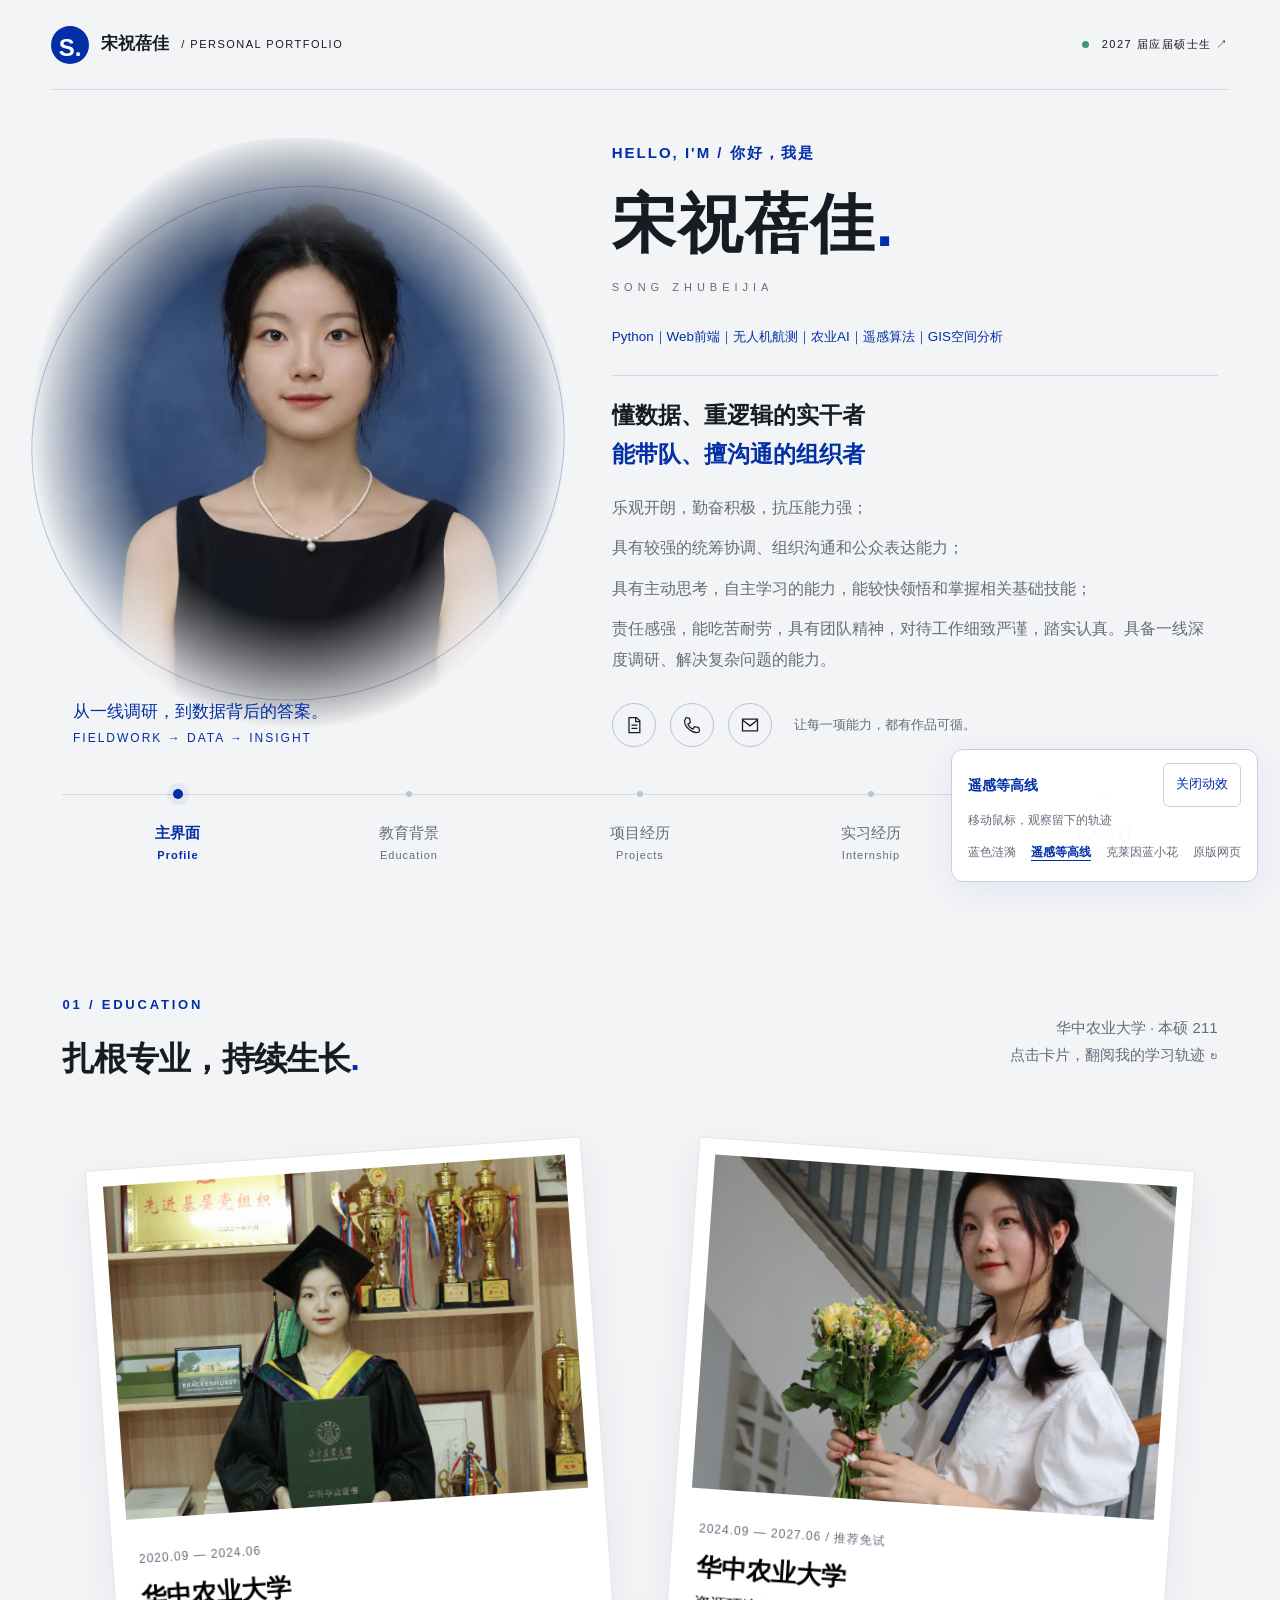
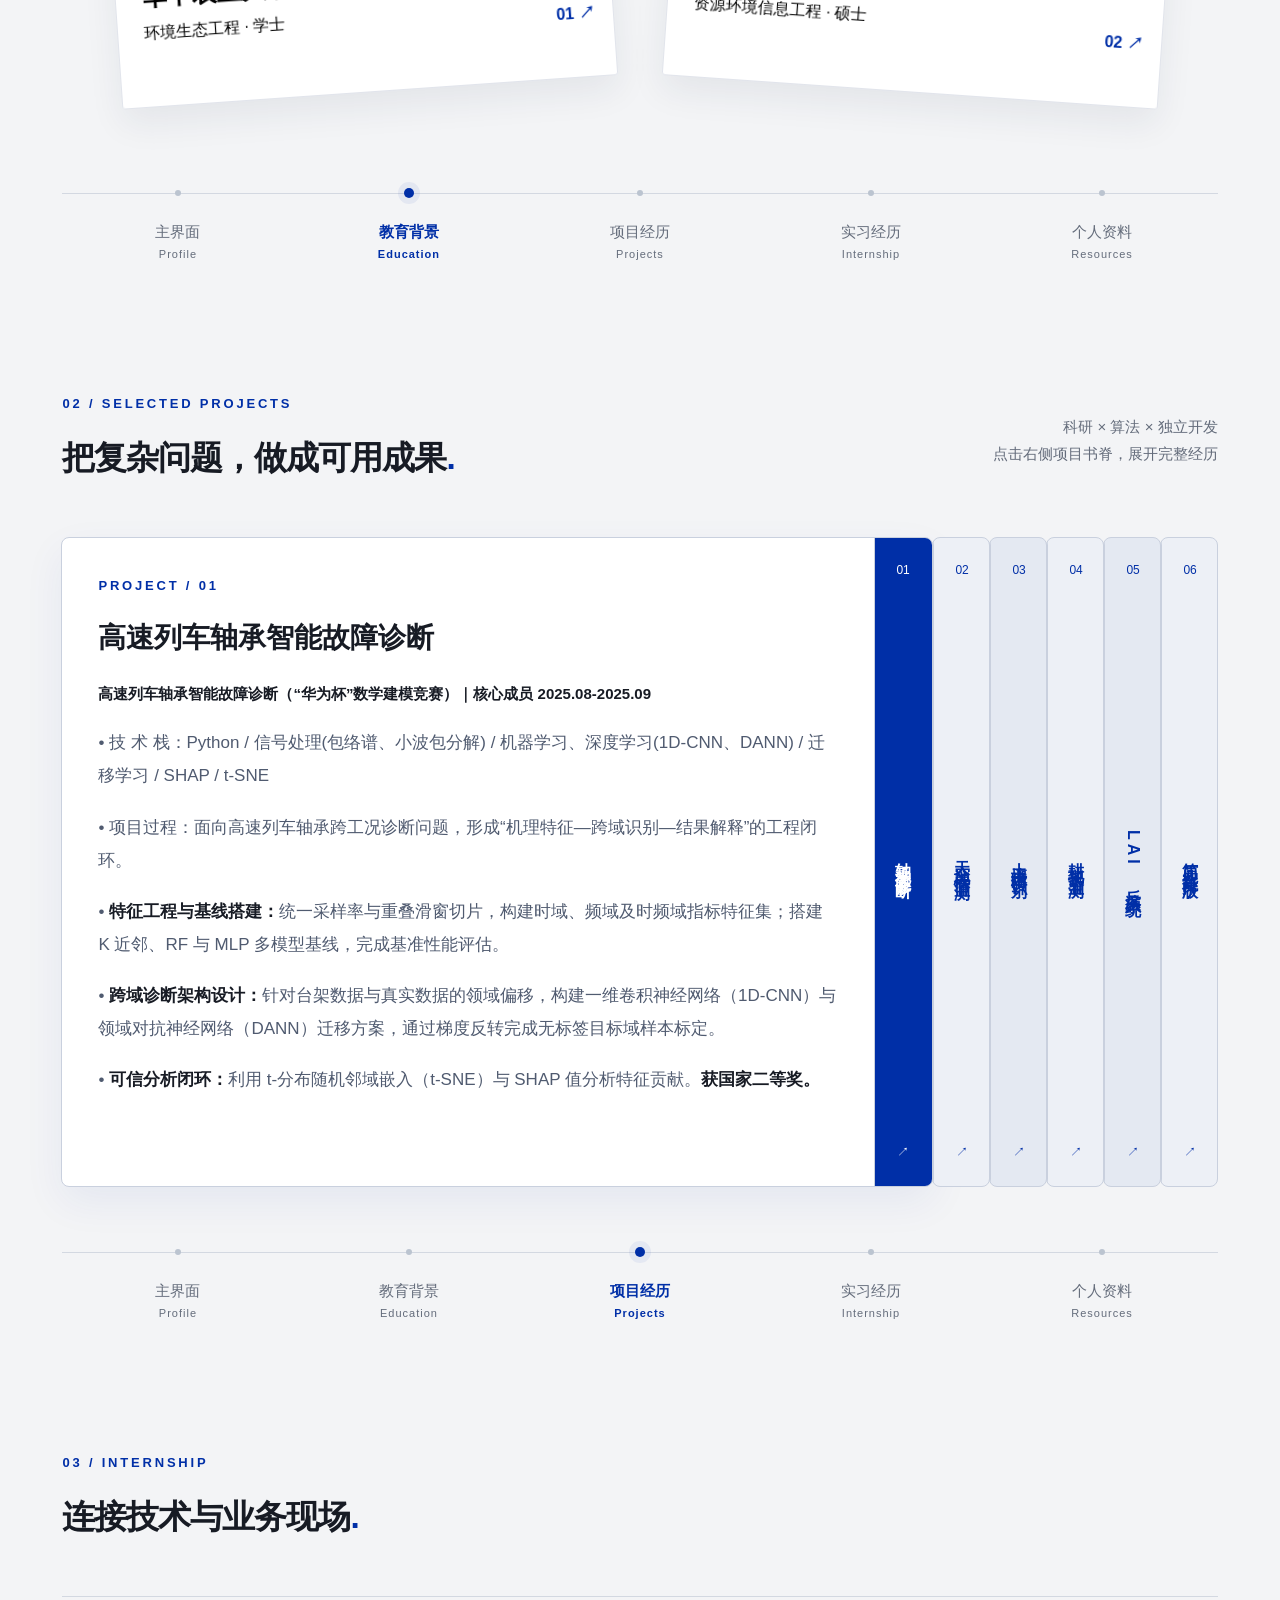
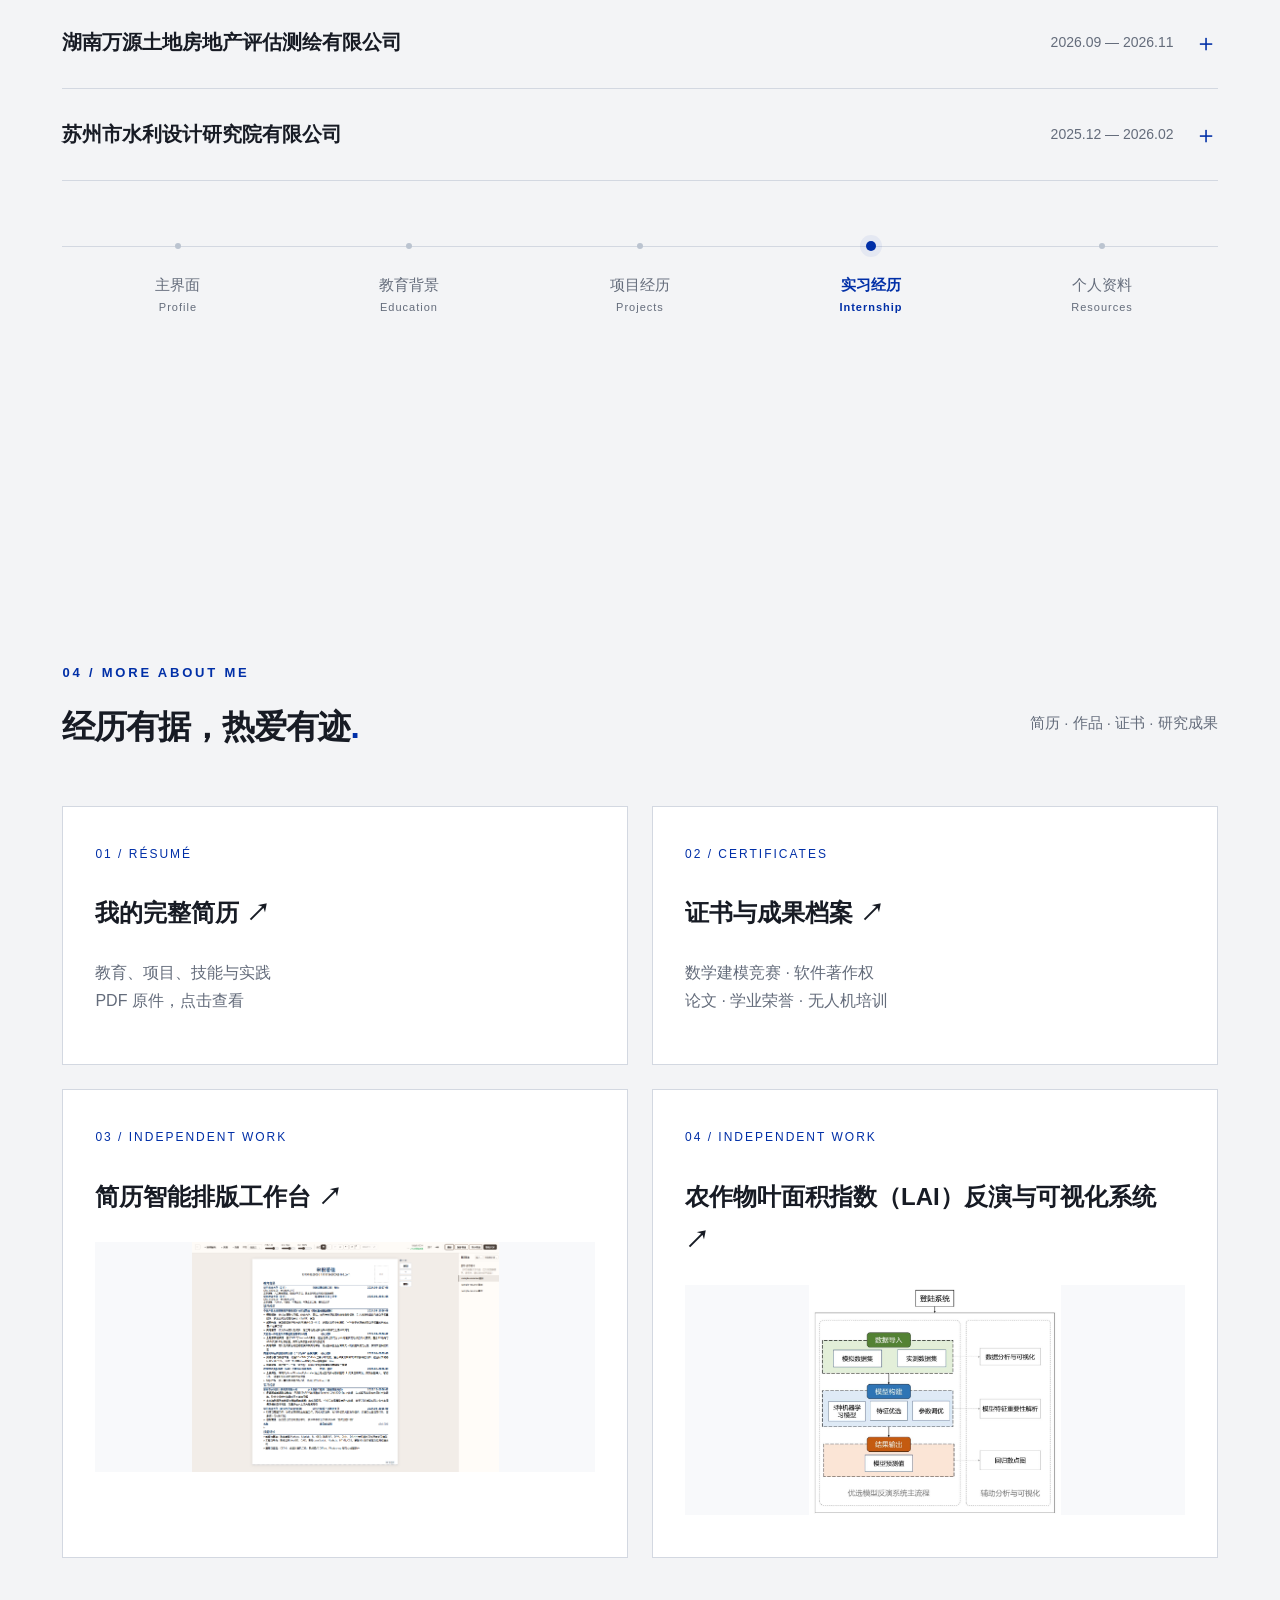
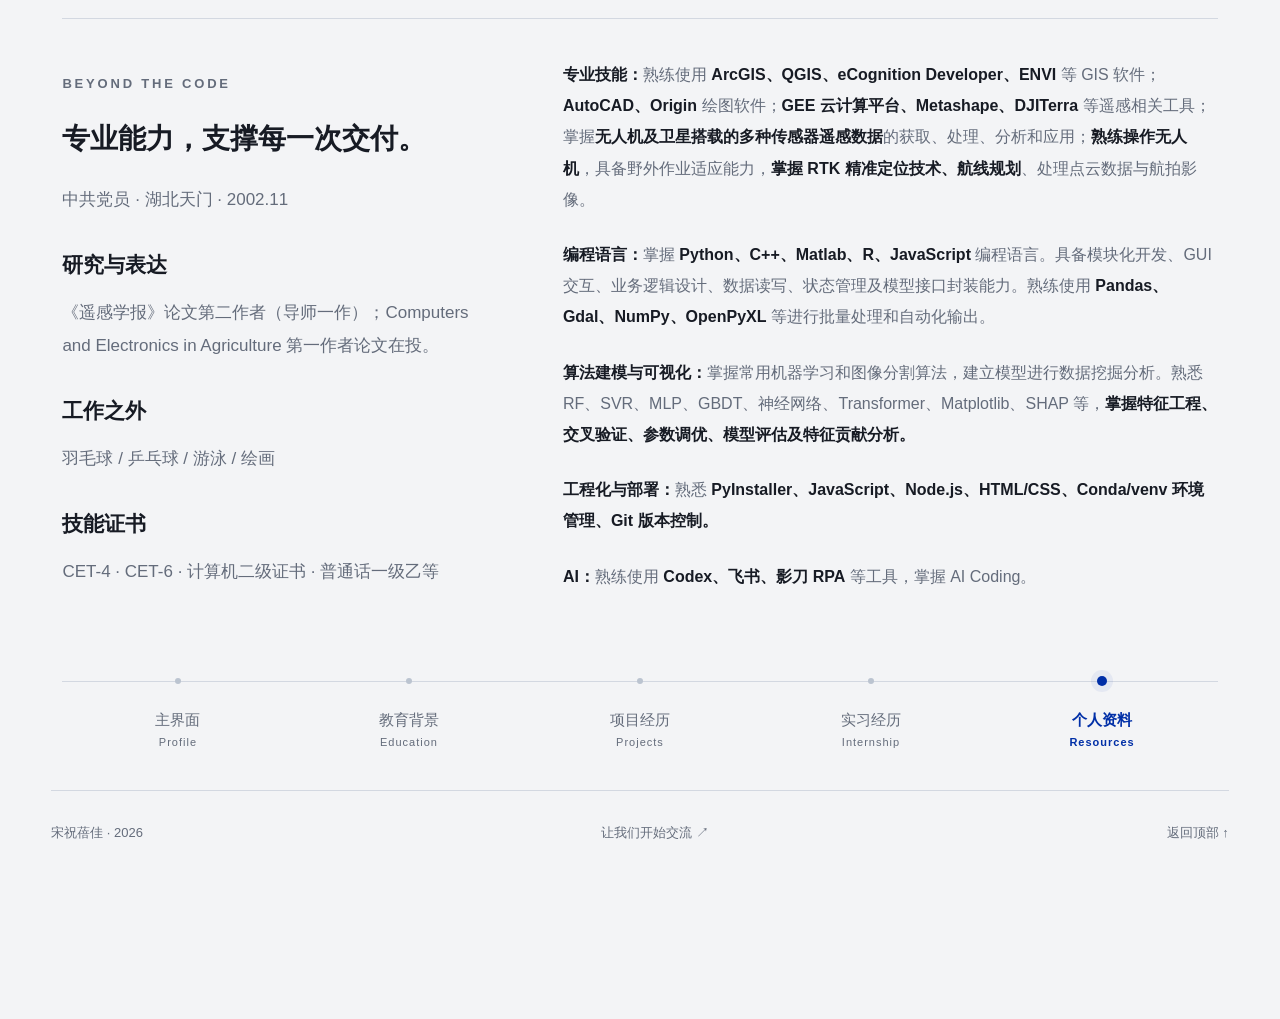
<file: motion-contour.html>
<!doctype html>
<html lang="zh-CN"><head><meta charset="UTF-8"><meta name="viewport" content="width=device-width,initial-scale=1"><meta name="description" content="宋祝蓓佳 · 华中农业大学2027届硕士 · 数据分析、遥感算法与Web开发作品集"><title>遥感等高线 · 宋祝蓓佳</title><link rel="stylesheet" href="style.css?v=20261127-2"><link rel="stylesheet" href="cursor-effects.css"></head><body>
<a class="skip" href="#home">跳至正文</a><header class="topbar"><a class="brand" href="#home"><span class="monogram">S.</span>宋祝蓓佳 <span class="brand-sub">/ PERSONAL PORTFOLIO</span></a><a class="status" href="mailto:13797862809@163.com"><i></i> 2027 届应届硕士生 ↗</a></header>
<main><section id="home" class="section home"><div class="hero-grid"><div class="portrait-wrap"><span class="orbit"></span><img class="portrait" src="assets/portrait.webp" alt="宋祝蓓佳个人照片"><div class="photo-note">从一线调研，到数据背后的答案。<small>FIELDWORK → DATA → INSIGHT</small></div></div><div class="hero-copy"><p class="eyebrow">HELLO, I'M / 你好，我是</p><h1>宋祝蓓佳<span class="name-dot">.</span></h1><p class="roman">SONG ZHUBEIJIA</p><p class="skill-line">Python｜Web前端｜无人机航测｜农业AI｜遥感算法｜GIS空间分析</p><div class="intro"><h2>懂数据、重逻辑的实干者<br><span>能带队、擅沟通的组织者</span></h2><p>乐观开朗，勤奋积极，抗压能力强；</p><p>具有较强的统筹协调、组织沟通和公众表达能力；</p><p>具有主动思考，自主学习的能力，能较快领悟和掌握相关基础技能；</p><p>责任感强，能吃苦耐劳，具有团队精神，对待工作细致严谨，踏实认真。具备一线深度调研、解决复杂问题的能力。</p></div><div class="contact-icons"><a href="assets/resume.pdf" target="_blank" aria-label="打开简历 PDF" data-tip="简历 · 打开 PDF"><svg viewBox="0 0 24 24"><path d="M6 3h9l4 4v14H6zM14 3v5h5M9 12h7M9 16h7"/></svg></a><button type="button" data-contact="phone" aria-label="电话 13797862809" data-tip="电话 · 13797862809"><svg viewBox="0 0 24 24"><path d="M5 3l4 1 1 5-3 2c2 4 3 5 6 6l2-3 5 1 1 4c-1 6-18-1-18-12z"/></svg></button><button type="button" data-contact="email" aria-label="邮箱 13797862809@163.com" data-tip="邮箱 · 13797862809@163.com"><svg viewBox="0 0 24 24"><path d="M3 5h18v14H3zM3 6l9 7 9-7"/></svg></button><span class="contact-caption">让每一项能力，都有作品可循。</span></div></div></div><div class="section-nav" data-current="home"></div></section>
<section id="education" class="section"><div class="section-heading"><div><p class="eyebrow">01 / EDUCATION</p><h2>扎根专业，持续生长<span>.</span></h2></div><p>华中农业大学 · 本硕 211<br>点击卡片，翻阅我的学习轨迹 ↻</p></div><div class="education-grid"><button class="edu-card" aria-expanded="false"><span class="flip-inner"><span class="card-front"><img src="assets/education1.webp" loading="lazy" alt="宋祝蓓佳的校园生活照片"><span class="edu-caption"><small>2020.09 — 2024.06</small><strong>华中农业大学</strong><span>环境生态工程 · 学士</span><b>01 ↗</b></span></span><span class="card-back"><small>BACHELOR'S DEGREE</small><strong>从生态现场，到工程思维</strong><span class="gpa">3.58<em>/4 GPA</em>　4<em>/35 排名</em></span><span>主修：C++（99）、数学建模B（90）、微积分（96）、环境工程实验（94）、CAD实验、生态研究法、水污染控制工程。</span><span class="honors">荣誉：绿博奖学金、三好学生奖学金、优秀校级大创项目、优秀大学毕业生、优秀团员等。</span><span>再次点击返回照片 ↻</span></span></span></button><button class="edu-card" aria-expanded="false"><span class="flip-inner"><span class="card-front"><img src="assets/education0.webp" loading="lazy" alt="宋祝蓓佳在华中农业大学的校园生活照片"><span class="edu-caption"><small>2024.09 — 2027.06 / 推荐免试</small><strong>华中农业大学</strong><span>资源环境信息工程 · 硕士</span><b>02 ↗</b></span></span><span class="card-back"><small>MASTER'S DEGREE</small><strong>让数据理解资源环境</strong><span class="gpa">3.89<em>/4 GPA</em>　2<em>/17 排名</em></span><span>主修：数据驱动的可重复性研究、人工智能、资源环境研究专题、地统计学方法、国土空间规划与城乡融合发展。</span><span class="honors">荣誉：研究生国家奖学金、全国研究生数模竞赛二等奖、硕士生甲等学业奖学金、三好研究生、五四百优班干、优秀研究生干部等。</span><span>再次点击返回照片 ↻</span></span></span></button></div><div class="section-nav" data-current="education"></div></section>
<section id="projects" class="section"><div class="section-heading"><div><p class="eyebrow">02 / SELECTED PROJECTS</p><h2>把复杂问题，做成可用成果<span>.</span></h2></div><p>科研 × 算法 × 独立开发<br>点击右侧项目书脊，展开完整经历</p></div><div id="project-deck" class="project-deck"></div><div class="section-nav" data-current="projects"></div></section>
<section id="internship" class="section"><div class="section-heading"><div><p class="eyebrow">03 / INTERNSHIP</p><h2>连接技术与业务现场<span>.</span></h2></div></div><details class="intern-entry wanyuan"><summary>湖南万源土地房地产评估测绘有限公司 <span>2026.09 — 2026.11</span></summary><div class="intern-expanded"><div class="intern-grid"><div><span class="pill">信息分析与优化专员</span><h3 class="company">湖南万源土地房地产<br>评估测绘有限公司</h3><p class="lead">把分散的采购公告，变成可追溯、<br>可分析的业务线索。</p><a class="primary-link" href="https://ecnpyb79269g.feishu.cn/base/NsOTbz4b7aCiFOsTIV5cc2eFn2f?table=ldxbmy4qmuAbusUG&amp;chart=chtcn9g5RgMjZayoyCS3JmuDZYe" target="_blank" rel="noopener">阅读完整市场研判报告 <span>↗</span></a><a class="text-link" href="https://ecnpyb79269g.feishu.cn/base/NsOTbz4b7aCiFOsTIV5cc2eFn2f?table=tblYP6GZMcRvRFfL&amp;view=vewUOIGJ69" target="_blank" rel="noopener">打开项目公告多维表格 ↗</a><small class="muted">飞书表格访问权限以原空间设置为准</small></div><div class="work-detail"><div class="metrics"><div><strong>7</strong><span>集团官网适配</span></div><div><strong>154</strong><span>阶段表记录</span></div><div><strong>89</strong><span>汇总项目</span></div></div><p class="metric-note">统计口径来自提供的报告：阶段记录含公告包段拆分，项目按同站规范名称归并。</p><div class="task"><small>01 / 采集</small><h4>多站点自适应采集框架</h4><p>Requests + BeautifulSoup/lxml 解析异构网页；定位 Vue 站点 XHR/Fetch 接口直取 JSON，请求校验失败时降级至 Playwright 渲染。</p></div><div class="task"><small>02 / 清洗</small><h4>图片识别、字段标准化与项目归并</h4><p>集成 PaddleOCR 提取公告文本框与坐标，检索回写字段；清洗采购、候选、成交阶段记录，保留轮次、更正、终止和来源证据。</p></div><div class="task"><small>03 / 分析与交付</small><h4>从竞争格局，到业务开拓研判</h4><p>形成项目汇总表与分析文档，围绕业务分布、采购偏好、供应商活跃度和风险信号展开分析，支持业务线索筛选与进一步核验。</p></div></div></div><a class="report-preview" href="https://ecnpyb79269g.feishu.cn/base/NsOTbz4b7aCiFOsTIV5cc2eFn2f?table=ldxbmy4qmuAbusUG&amp;chart=chtcn9g5RgMjZayoyCS3JmuDZYe" target="_blank" rel="noopener"><img src="图片和附件/05_各集团招采项目发布时间趋势.png" loading="lazy" alt="各集团招采项目发布时间趋势图"><div><p class="eyebrow">DELIVERABLE / 分析成果</p><h3>面向业务开拓的<br>国有企业集团采购市场研判报告</h3><p>飞书在线文档 · 图表与分析成果</p><span>打开在线文档 →</span></div></a></div></details><details class="other-intern intern-entry"><summary>苏州市水利设计研究院有限公司 <span>2025.12 — 2026.02</span></summary><h3>水土保持工程师 · 遥感算法方向</h3><p>参与《太仓市2025年度水土流失动态监测》《金港镇2025年度水土流失动态监测成果报告》项目：</p><p><strong>技术栈：</strong>Sentinel-2 / MODIS / HWSD / ArcGIS / Google Earth Engine / CSLE模型 / 多源遥感数据融合 / 空间制图</p><p><strong>项目成果：</strong>完成<strong>多源数据时空融合—水土流失因子库构建—侵蚀模数计算</strong>全流程监测报告。融合多源遥感时序数据，弥补中分辨率数据时间不连续问题；集成日降雨、土壤属性等多源异构数据，构建因子空间数据库；实现太仓市土壤侵蚀模数空间制图。</p></details><div class="section-nav" data-current="internship"></div></section>
<section id="resources" class="section"><div class="section-heading"><div><p class="eyebrow">04 / MORE ABOUT ME</p><h2>经历有据，热爱有迹<span>.</span></h2></div><p>简历 · 作品 · 证书 · 研究成果</p></div><div class="resource-grid"><a class="feature-resource" target="_blank" href="assets/resume.pdf"><small>01 / RÉSUMÉ</small><h3>我的完整简历 ↗</h3><p>教育、项目、技能与实践<br>PDF 原件，点击查看</p></a><a class="feature-resource" href="certificates.html"><small>02 / CERTIFICATES</small><h3>证书与成果档案 ↗</h3><p>数学建模竞赛 · 软件著作权<br>论文 · 学业荣誉 · 无人机培训</p></a><a class="feature-resource" href="https://github.com/Songjia12/resume" target="_blank" rel="noopener"><small>03 / INDEPENDENT WORK</small><h3>简历智能排版工作台 ↗</h3><img src="assets/resume-work.png" loading="lazy" alt="浏览器端简历智能排版与多格式导出工作台截图"></a><a class="feature-resource" href="https://github.com/Songjia12/LAI_inversion" target="_blank" rel="noopener"><small>04 / INDEPENDENT WORK</small><h3>农作物叶面积指数（LAI）反演与可视化系统 ↗</h3><img class="lai-work" src="assets/lai-work.png" loading="lazy" alt="LAI反演系统功能流程：数据导入、模型构建、结果输出与辅助分析可视化"></a></div><div class="personal-strip"><div class="personal-overview"><p class="eyebrow">BEYOND THE CODE</p><h3>专业能力，支撑每一次交付。</h3><p>中共党员 · 湖北天门 · 2002.11</p><h4>研究与表达</h4><p>《遥感学报》论文第二作者（导师一作）；Computers and Electronics in Agriculture 第一作者论文在投。</p><h4>工作之外</h4><p>羽毛球 / 乒乓球 / 游泳 / 绘画</p><h4>技能证书</h4><p>CET-4 · CET-6 · 计算机二级证书 · 普通话一级乙等</p></div><div class="skills-detail"><p><strong>专业技能：</strong>熟练使用 <strong>ArcGIS、QGIS、eCognition Developer、ENVI</strong> 等 GIS 软件；<strong>AutoCAD、Origin</strong> 绘图软件；<strong>GEE 云计算平台、Metashape、DJITerra</strong> 等遥感相关工具；掌握<strong>无人机及卫星搭载的多种传感器遥感数据</strong>的获取、处理、分析和应用；<strong>熟练操作无人机</strong>，具备野外作业适应能力，<strong>掌握 RTK 精准定位技术、航线规划</strong>、处理点云数据与航拍影像。</p><p><strong>编程语言：</strong>掌握 <strong>Python、C++、Matlab、R、JavaScript</strong> 编程语言。具备模块化开发、GUI交互、业务逻辑设计、数据读写、状态管理及模型接口封装能力。熟练使用 <strong>Pandas、Gdal、NumPy、OpenPyXL</strong> 等进行批量处理和自动化输出。</p><p><strong>算法建模与可视化：</strong>掌握常用机器学习和图像分割算法，建立模型进行数据挖掘分析。熟悉 RF、SVR、MLP、GBDT、神经网络、Transformer、Matplotlib、SHAP 等，<strong>掌握特征工程、交叉验证、参数调优、模型评估及特征贡献分析。</strong></p><p><strong>工程化与部署：</strong>熟悉 <strong>PyInstaller、JavaScript、Node.js、HTML/CSS、Conda/venv 环境管理、Git 版本控制。</strong></p><p><strong>AI：</strong>熟练使用 <strong>Codex、飞书、影刀 RPA</strong> 等工具，掌握 AI Coding。</p></div></div><div class="section-nav" data-current="resources"></div></section></main><footer class="site-footer"><span>宋祝蓓佳 · 2026</span><a href="mailto:13797862809@163.com">让我们开始交流 ↗</a><a href="#home">返回顶部 ↑</a></footer><dialog id="contact-dialog" aria-labelledby="contact-title"><div class="dialog-heading"><h2 id="contact-title">联系方式</h2><button type="button" id="contact-close" aria-label="关闭窗口">×</button></div><label for="contact-value" id="contact-label">联系方式</label><input id="contact-value" readonly><button type="button" id="contact-copy">复制</button><p id="copy-status" role="status" aria-live="polite"></p></dialog><script src="data.js?v=20261127-2"></script><script src="app.js?v=20261127-2"></script><aside class="trail-preview-tools" aria-label="鼠标动效方案预览"><div class="trail-preview-title"><strong>遥感等高线</strong><button id="trail-toggle" type="button" aria-pressed="true">关闭动效</button></div><p id="trail-status" aria-live="polite">移动鼠标，观察留下的轨迹</p><nav class="trail-preview-links" aria-label="切换动效方案"><a href="motion-ripple.html">蓝色涟漪</a><a href="motion-contour.html" aria-current="page">遥感等高线</a><a href="motion-bloom.html">克莱因蓝小花</a><a href="index.html">原版网页</a></nav></aside><script src="cursor-effects.js" data-effect="contour"></script></body></html>
</file>
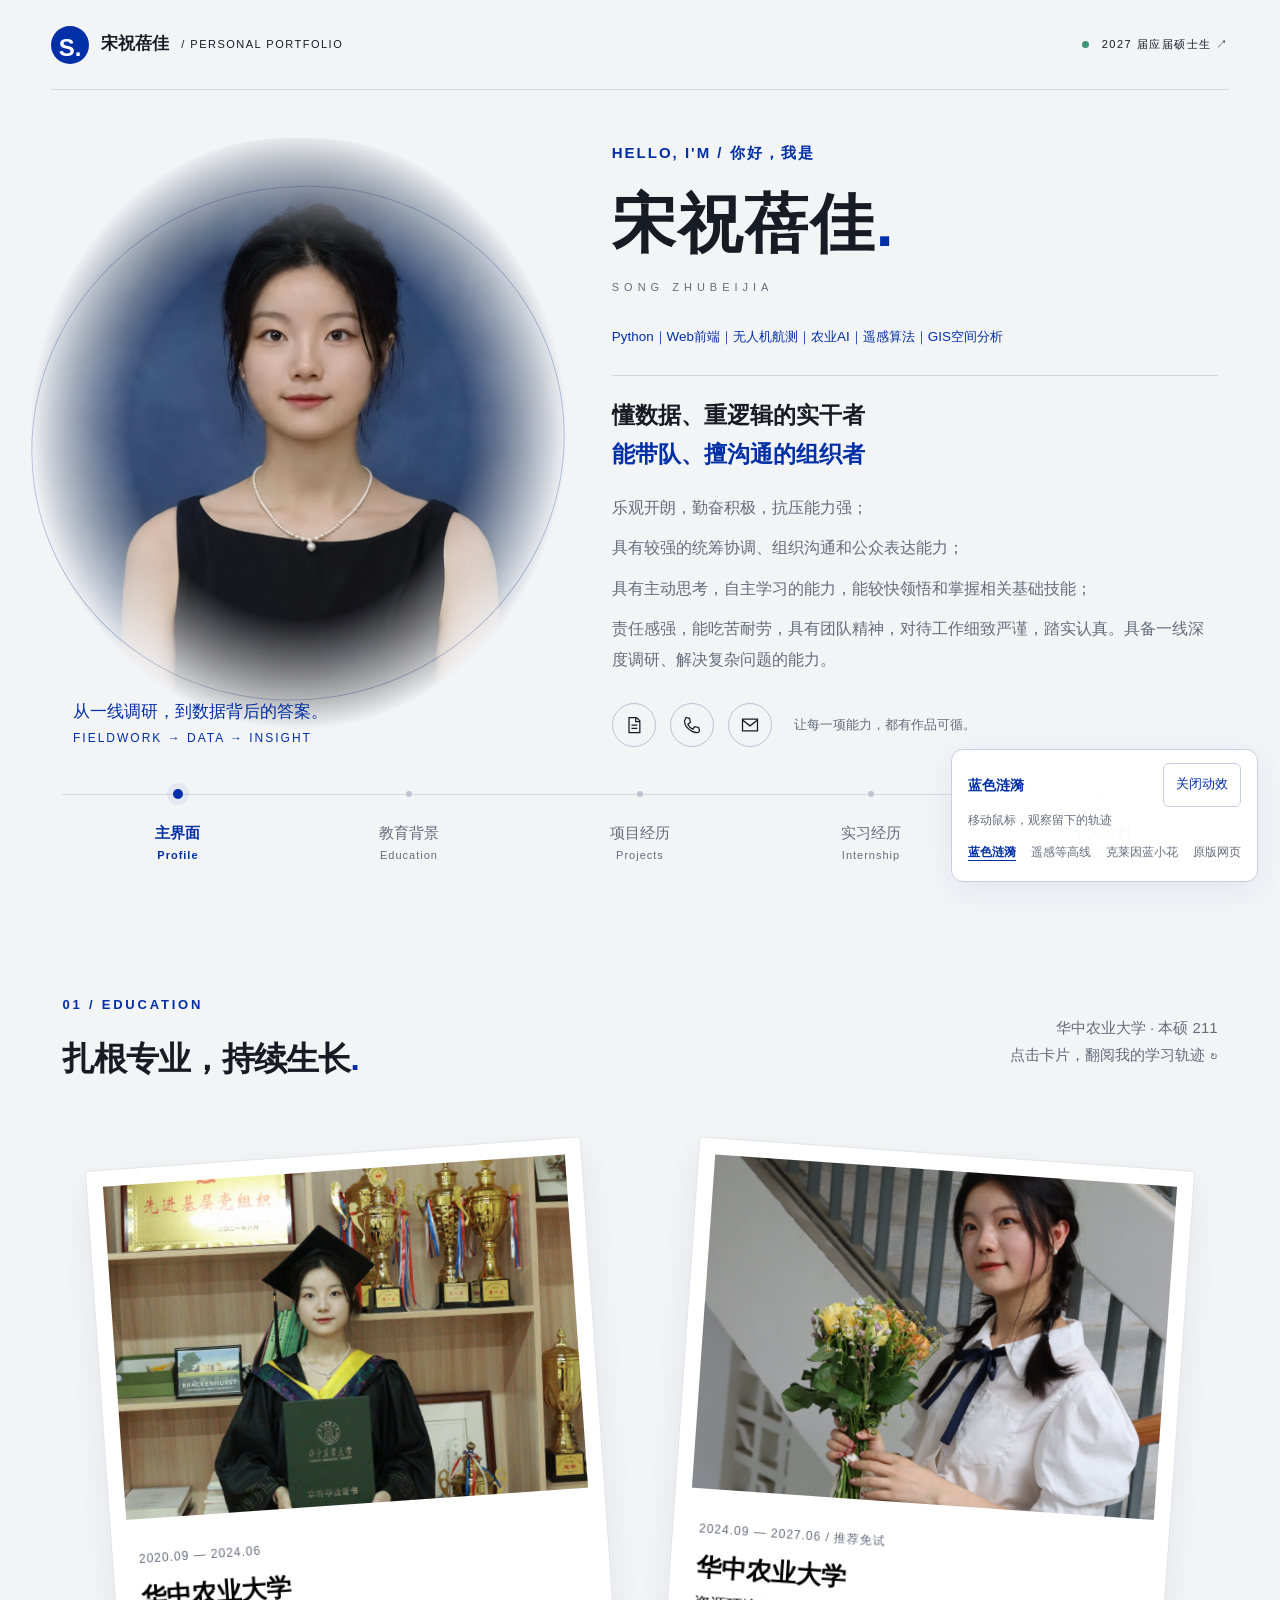
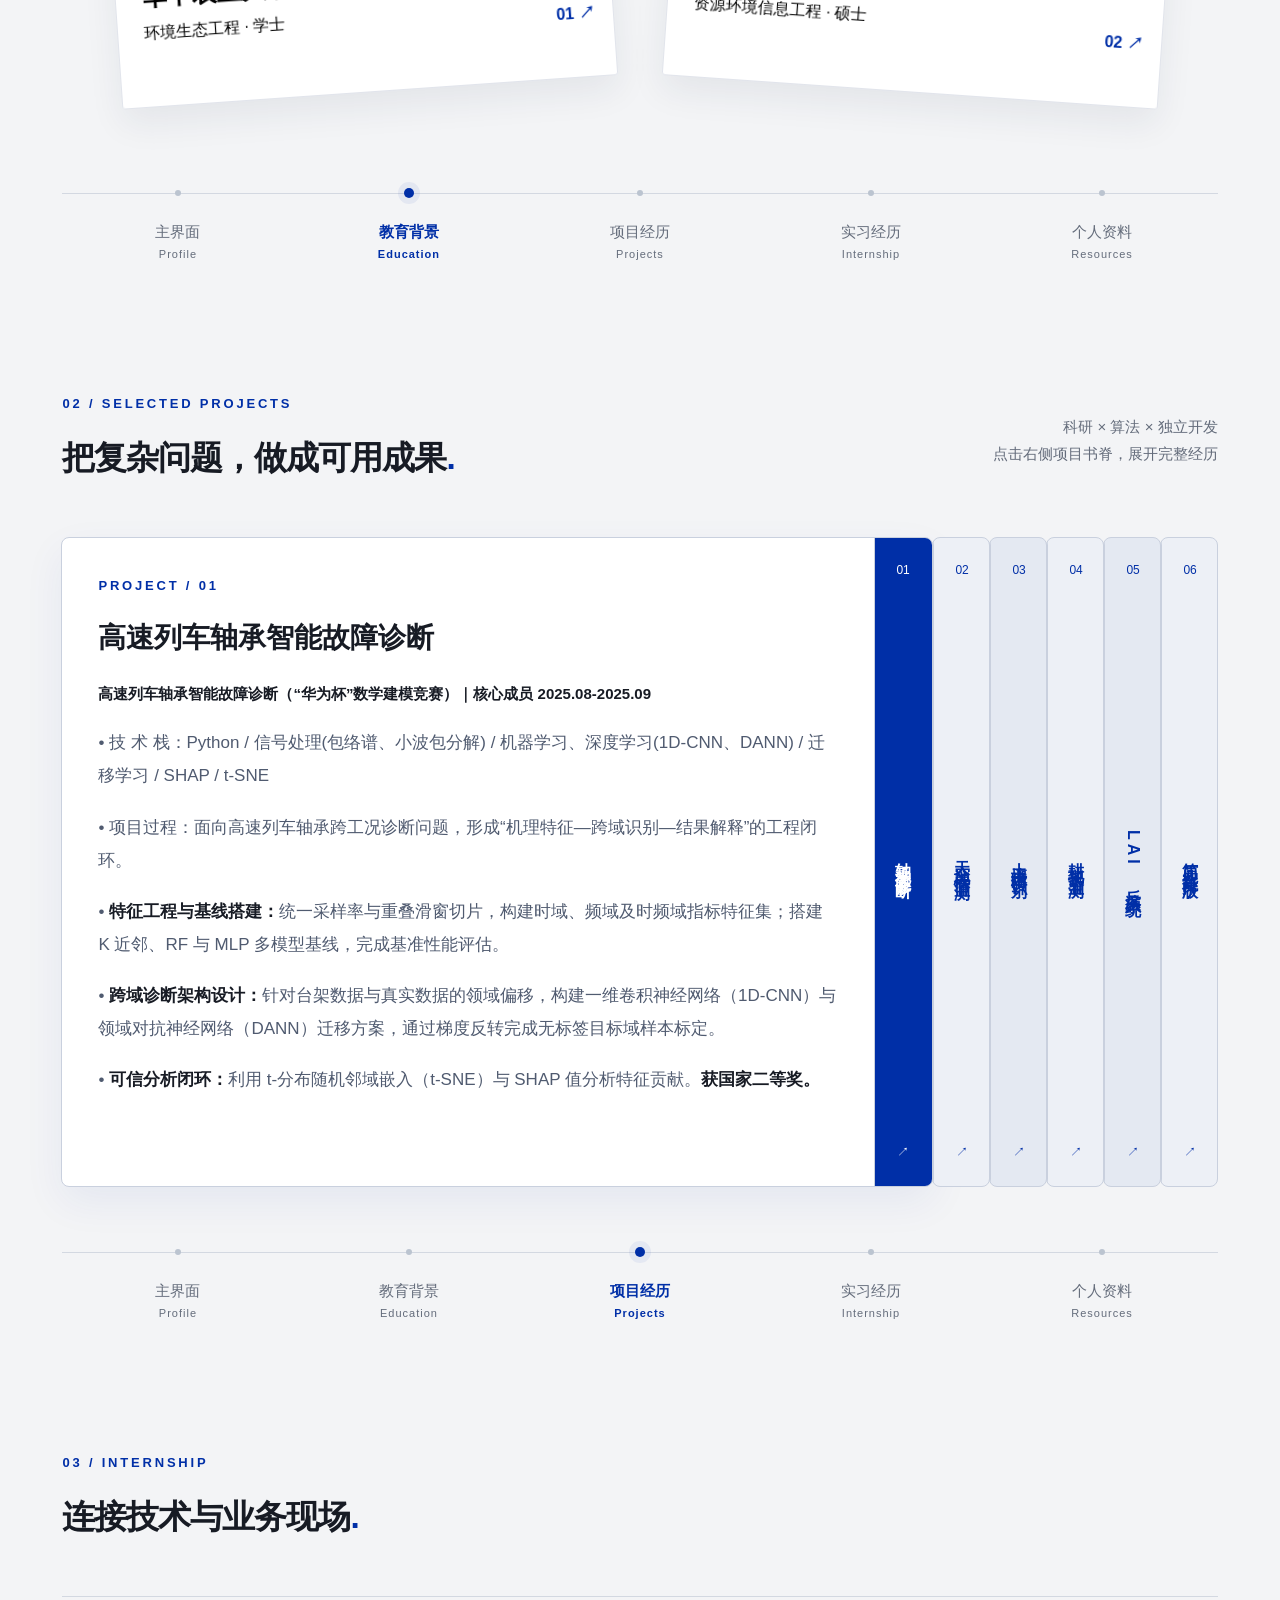
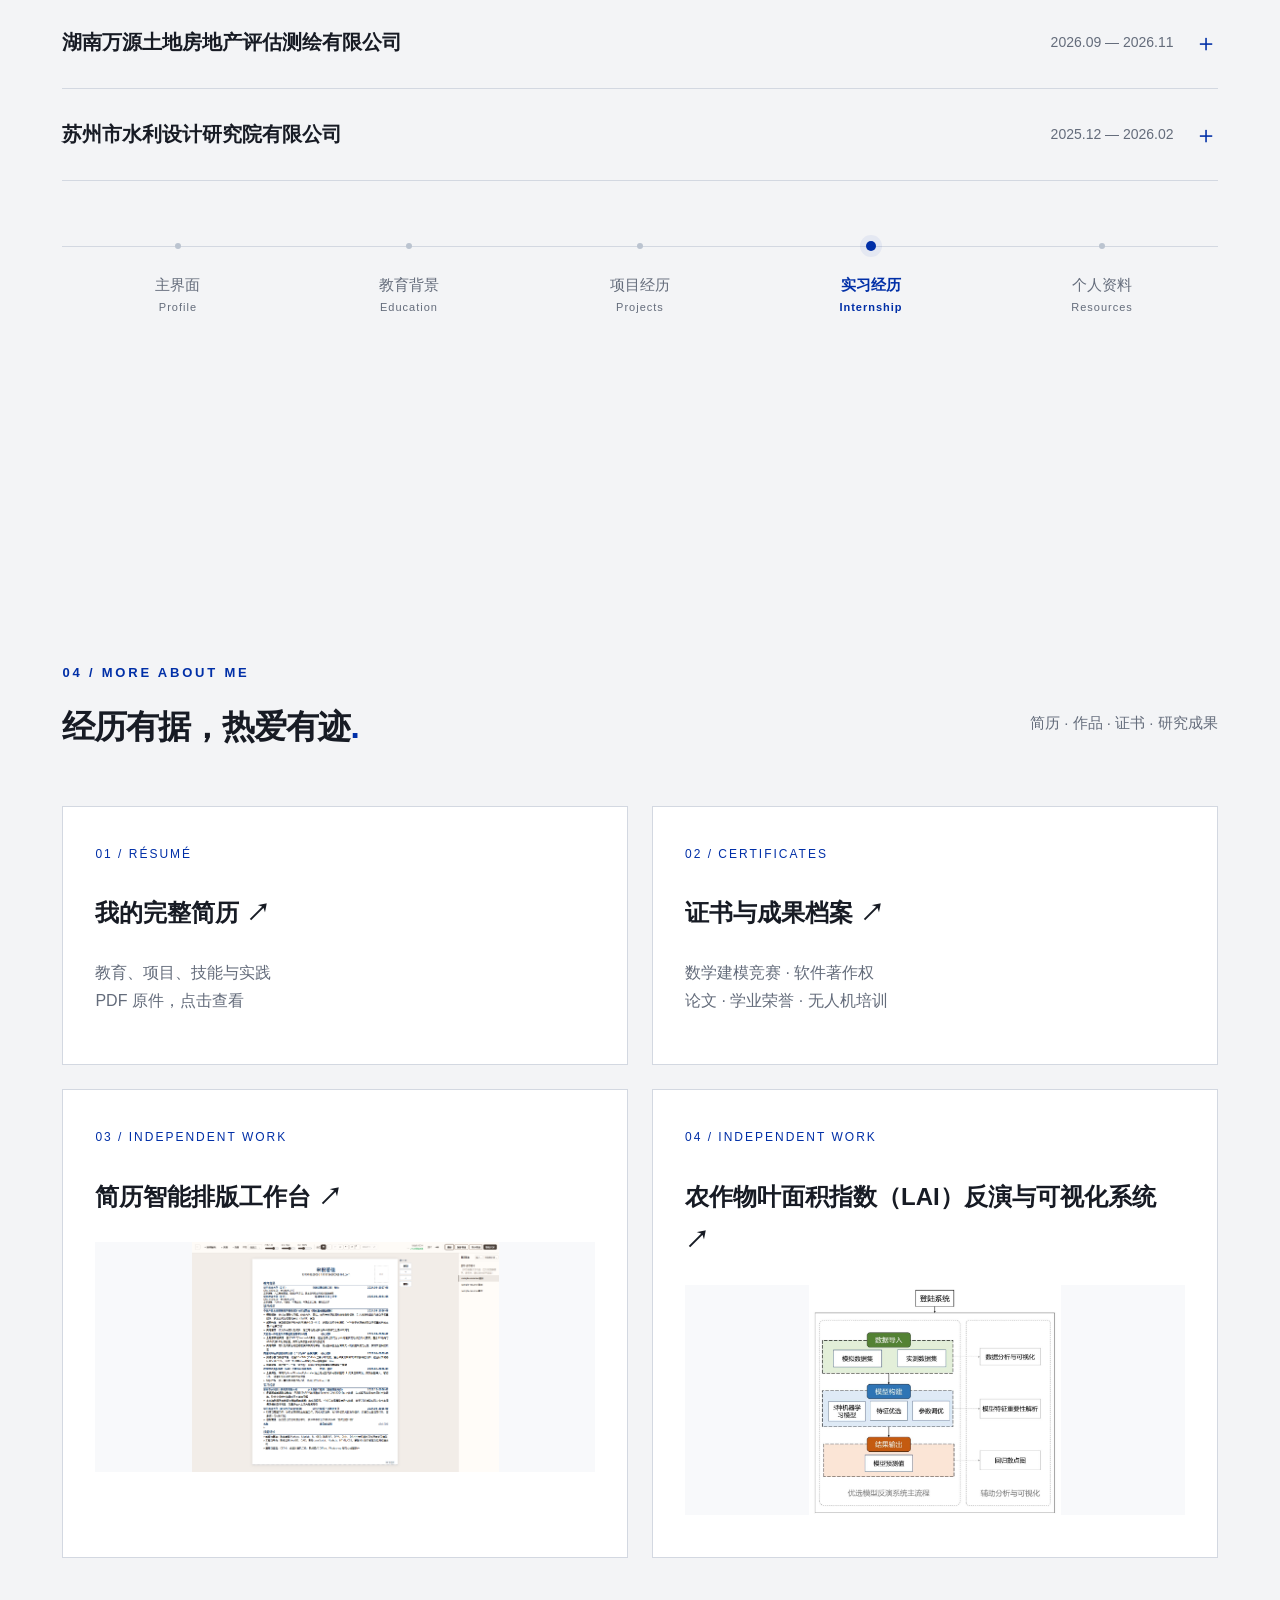
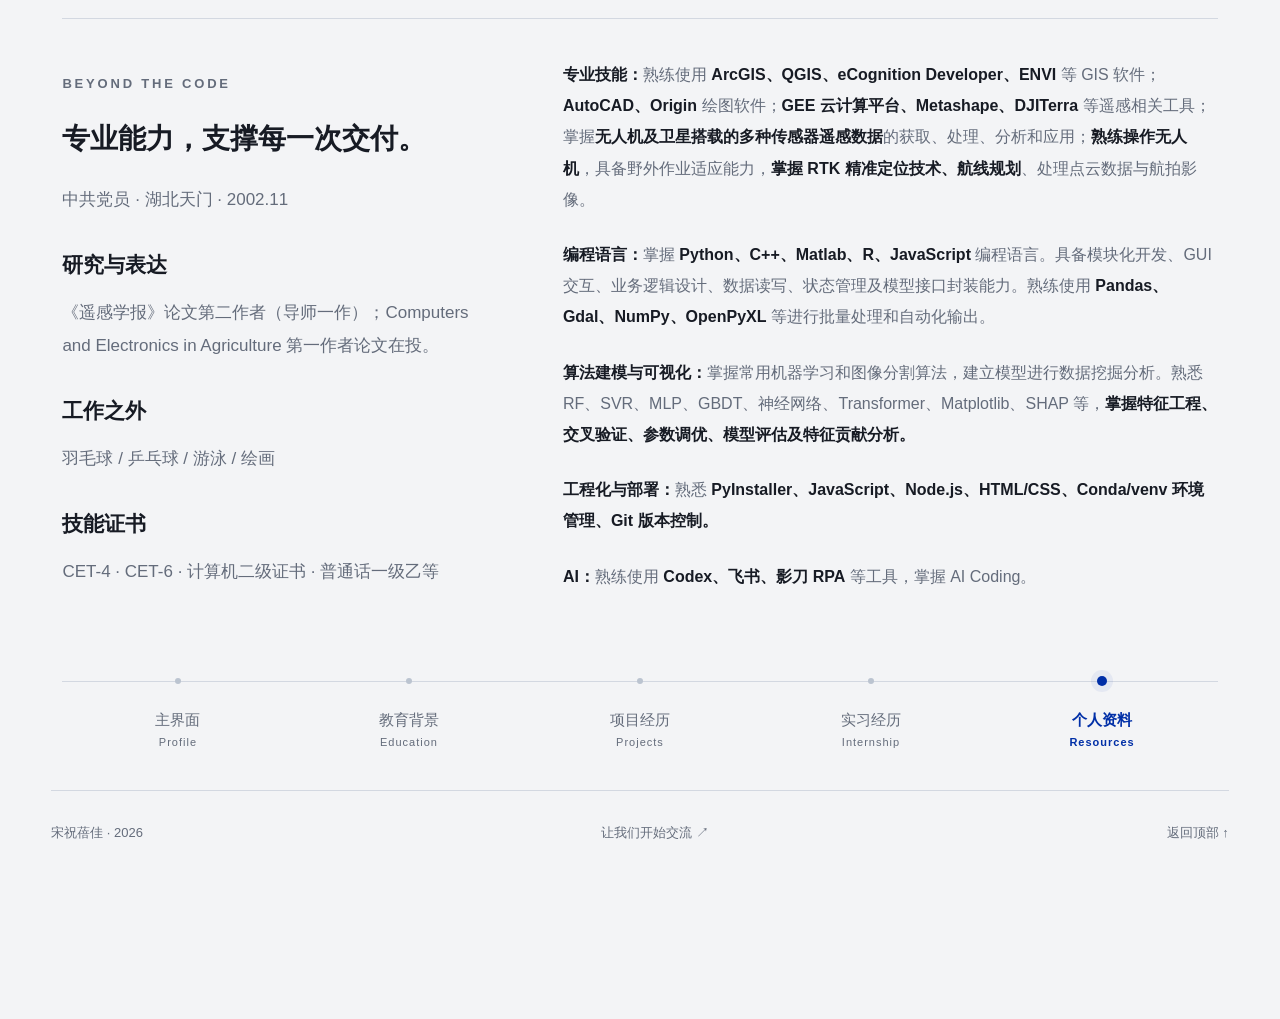
<file: motion-ripple.html>
<!doctype html>
<html lang="zh-CN"><head><meta charset="UTF-8"><meta name="viewport" content="width=device-width,initial-scale=1"><meta name="description" content="宋祝蓓佳 · 华中农业大学2027届硕士 · 数据分析、遥感算法与Web开发作品集"><title>蓝色涟漪 · 宋祝蓓佳</title><link rel="stylesheet" href="style.css?v=20261127-2"><link rel="stylesheet" href="cursor-effects.css"></head><body>
<a class="skip" href="#home">跳至正文</a><header class="topbar"><a class="brand" href="#home"><span class="monogram">S.</span>宋祝蓓佳 <span class="brand-sub">/ PERSONAL PORTFOLIO</span></a><a class="status" href="mailto:13797862809@163.com"><i></i> 2027 届应届硕士生 ↗</a></header>
<main><section id="home" class="section home"><div class="hero-grid"><div class="portrait-wrap"><span class="orbit"></span><img class="portrait" src="assets/portrait.webp" alt="宋祝蓓佳个人照片"><div class="photo-note">从一线调研，到数据背后的答案。<small>FIELDWORK → DATA → INSIGHT</small></div></div><div class="hero-copy"><p class="eyebrow">HELLO, I'M / 你好，我是</p><h1>宋祝蓓佳<span class="name-dot">.</span></h1><p class="roman">SONG ZHUBEIJIA</p><p class="skill-line">Python｜Web前端｜无人机航测｜农业AI｜遥感算法｜GIS空间分析</p><div class="intro"><h2>懂数据、重逻辑的实干者<br><span>能带队、擅沟通的组织者</span></h2><p>乐观开朗，勤奋积极，抗压能力强；</p><p>具有较强的统筹协调、组织沟通和公众表达能力；</p><p>具有主动思考，自主学习的能力，能较快领悟和掌握相关基础技能；</p><p>责任感强，能吃苦耐劳，具有团队精神，对待工作细致严谨，踏实认真。具备一线深度调研、解决复杂问题的能力。</p></div><div class="contact-icons"><a href="assets/resume.pdf" target="_blank" aria-label="打开简历 PDF" data-tip="简历 · 打开 PDF"><svg viewBox="0 0 24 24"><path d="M6 3h9l4 4v14H6zM14 3v5h5M9 12h7M9 16h7"/></svg></a><button type="button" data-contact="phone" aria-label="电话 13797862809" data-tip="电话 · 13797862809"><svg viewBox="0 0 24 24"><path d="M5 3l4 1 1 5-3 2c2 4 3 5 6 6l2-3 5 1 1 4c-1 6-18-1-18-12z"/></svg></button><button type="button" data-contact="email" aria-label="邮箱 13797862809@163.com" data-tip="邮箱 · 13797862809@163.com"><svg viewBox="0 0 24 24"><path d="M3 5h18v14H3zM3 6l9 7 9-7"/></svg></button><span class="contact-caption">让每一项能力，都有作品可循。</span></div></div></div><div class="section-nav" data-current="home"></div></section>
<section id="education" class="section"><div class="section-heading"><div><p class="eyebrow">01 / EDUCATION</p><h2>扎根专业，持续生长<span>.</span></h2></div><p>华中农业大学 · 本硕 211<br>点击卡片，翻阅我的学习轨迹 ↻</p></div><div class="education-grid"><button class="edu-card" aria-expanded="false"><span class="flip-inner"><span class="card-front"><img src="assets/education1.webp" loading="lazy" alt="宋祝蓓佳的校园生活照片"><span class="edu-caption"><small>2020.09 — 2024.06</small><strong>华中农业大学</strong><span>环境生态工程 · 学士</span><b>01 ↗</b></span></span><span class="card-back"><small>BACHELOR'S DEGREE</small><strong>从生态现场，到工程思维</strong><span class="gpa">3.58<em>/4 GPA</em>　4<em>/35 排名</em></span><span>主修：C++（99）、数学建模B（90）、微积分（96）、环境工程实验（94）、CAD实验、生态研究法、水污染控制工程。</span><span class="honors">荣誉：绿博奖学金、三好学生奖学金、优秀校级大创项目、优秀大学毕业生、优秀团员等。</span><span>再次点击返回照片 ↻</span></span></span></button><button class="edu-card" aria-expanded="false"><span class="flip-inner"><span class="card-front"><img src="assets/education0.webp" loading="lazy" alt="宋祝蓓佳在华中农业大学的校园生活照片"><span class="edu-caption"><small>2024.09 — 2027.06 / 推荐免试</small><strong>华中农业大学</strong><span>资源环境信息工程 · 硕士</span><b>02 ↗</b></span></span><span class="card-back"><small>MASTER'S DEGREE</small><strong>让数据理解资源环境</strong><span class="gpa">3.89<em>/4 GPA</em>　2<em>/17 排名</em></span><span>主修：数据驱动的可重复性研究、人工智能、资源环境研究专题、地统计学方法、国土空间规划与城乡融合发展。</span><span class="honors">荣誉：研究生国家奖学金、全国研究生数模竞赛二等奖、硕士生甲等学业奖学金、三好研究生、五四百优班干、优秀研究生干部等。</span><span>再次点击返回照片 ↻</span></span></span></button></div><div class="section-nav" data-current="education"></div></section>
<section id="projects" class="section"><div class="section-heading"><div><p class="eyebrow">02 / SELECTED PROJECTS</p><h2>把复杂问题，做成可用成果<span>.</span></h2></div><p>科研 × 算法 × 独立开发<br>点击右侧项目书脊，展开完整经历</p></div><div id="project-deck" class="project-deck"></div><div class="section-nav" data-current="projects"></div></section>
<section id="internship" class="section"><div class="section-heading"><div><p class="eyebrow">03 / INTERNSHIP</p><h2>连接技术与业务现场<span>.</span></h2></div></div><details class="intern-entry wanyuan"><summary>湖南万源土地房地产评估测绘有限公司 <span>2026.09 — 2026.11</span></summary><div class="intern-expanded"><div class="intern-grid"><div><span class="pill">信息分析与优化专员</span><h3 class="company">湖南万源土地房地产<br>评估测绘有限公司</h3><p class="lead">把分散的采购公告，变成可追溯、<br>可分析的业务线索。</p><a class="primary-link" href="https://ecnpyb79269g.feishu.cn/base/NsOTbz4b7aCiFOsTIV5cc2eFn2f?table=ldxbmy4qmuAbusUG&amp;chart=chtcn9g5RgMjZayoyCS3JmuDZYe" target="_blank" rel="noopener">阅读完整市场研判报告 <span>↗</span></a><a class="text-link" href="https://ecnpyb79269g.feishu.cn/base/NsOTbz4b7aCiFOsTIV5cc2eFn2f?table=tblYP6GZMcRvRFfL&amp;view=vewUOIGJ69" target="_blank" rel="noopener">打开项目公告多维表格 ↗</a><small class="muted">飞书表格访问权限以原空间设置为准</small></div><div class="work-detail"><div class="metrics"><div><strong>7</strong><span>集团官网适配</span></div><div><strong>154</strong><span>阶段表记录</span></div><div><strong>89</strong><span>汇总项目</span></div></div><p class="metric-note">统计口径来自提供的报告：阶段记录含公告包段拆分，项目按同站规范名称归并。</p><div class="task"><small>01 / 采集</small><h4>多站点自适应采集框架</h4><p>Requests + BeautifulSoup/lxml 解析异构网页；定位 Vue 站点 XHR/Fetch 接口直取 JSON，请求校验失败时降级至 Playwright 渲染。</p></div><div class="task"><small>02 / 清洗</small><h4>图片识别、字段标准化与项目归并</h4><p>集成 PaddleOCR 提取公告文本框与坐标，检索回写字段；清洗采购、候选、成交阶段记录，保留轮次、更正、终止和来源证据。</p></div><div class="task"><small>03 / 分析与交付</small><h4>从竞争格局，到业务开拓研判</h4><p>形成项目汇总表与分析文档，围绕业务分布、采购偏好、供应商活跃度和风险信号展开分析，支持业务线索筛选与进一步核验。</p></div></div></div><a class="report-preview" href="https://ecnpyb79269g.feishu.cn/base/NsOTbz4b7aCiFOsTIV5cc2eFn2f?table=ldxbmy4qmuAbusUG&amp;chart=chtcn9g5RgMjZayoyCS3JmuDZYe" target="_blank" rel="noopener"><img src="图片和附件/05_各集团招采项目发布时间趋势.png" loading="lazy" alt="各集团招采项目发布时间趋势图"><div><p class="eyebrow">DELIVERABLE / 分析成果</p><h3>面向业务开拓的<br>国有企业集团采购市场研判报告</h3><p>飞书在线文档 · 图表与分析成果</p><span>打开在线文档 →</span></div></a></div></details><details class="other-intern intern-entry"><summary>苏州市水利设计研究院有限公司 <span>2025.12 — 2026.02</span></summary><h3>水土保持工程师 · 遥感算法方向</h3><p>参与《太仓市2025年度水土流失动态监测》《金港镇2025年度水土流失动态监测成果报告》项目：</p><p><strong>技术栈：</strong>Sentinel-2 / MODIS / HWSD / ArcGIS / Google Earth Engine / CSLE模型 / 多源遥感数据融合 / 空间制图</p><p><strong>项目成果：</strong>完成<strong>多源数据时空融合—水土流失因子库构建—侵蚀模数计算</strong>全流程监测报告。融合多源遥感时序数据，弥补中分辨率数据时间不连续问题；集成日降雨、土壤属性等多源异构数据，构建因子空间数据库；实现太仓市土壤侵蚀模数空间制图。</p></details><div class="section-nav" data-current="internship"></div></section>
<section id="resources" class="section"><div class="section-heading"><div><p class="eyebrow">04 / MORE ABOUT ME</p><h2>经历有据，热爱有迹<span>.</span></h2></div><p>简历 · 作品 · 证书 · 研究成果</p></div><div class="resource-grid"><a class="feature-resource" target="_blank" href="assets/resume.pdf"><small>01 / RÉSUMÉ</small><h3>我的完整简历 ↗</h3><p>教育、项目、技能与实践<br>PDF 原件，点击查看</p></a><a class="feature-resource" href="certificates.html"><small>02 / CERTIFICATES</small><h3>证书与成果档案 ↗</h3><p>数学建模竞赛 · 软件著作权<br>论文 · 学业荣誉 · 无人机培训</p></a><a class="feature-resource" href="https://github.com/Songjia12/resume" target="_blank" rel="noopener"><small>03 / INDEPENDENT WORK</small><h3>简历智能排版工作台 ↗</h3><img src="assets/resume-work.png" loading="lazy" alt="浏览器端简历智能排版与多格式导出工作台截图"></a><a class="feature-resource" href="https://github.com/Songjia12/LAI_inversion" target="_blank" rel="noopener"><small>04 / INDEPENDENT WORK</small><h3>农作物叶面积指数（LAI）反演与可视化系统 ↗</h3><img class="lai-work" src="assets/lai-work.png" loading="lazy" alt="LAI反演系统功能流程：数据导入、模型构建、结果输出与辅助分析可视化"></a></div><div class="personal-strip"><div class="personal-overview"><p class="eyebrow">BEYOND THE CODE</p><h3>专业能力，支撑每一次交付。</h3><p>中共党员 · 湖北天门 · 2002.11</p><h4>研究与表达</h4><p>《遥感学报》论文第二作者（导师一作）；Computers and Electronics in Agriculture 第一作者论文在投。</p><h4>工作之外</h4><p>羽毛球 / 乒乓球 / 游泳 / 绘画</p><h4>技能证书</h4><p>CET-4 · CET-6 · 计算机二级证书 · 普通话一级乙等</p></div><div class="skills-detail"><p><strong>专业技能：</strong>熟练使用 <strong>ArcGIS、QGIS、eCognition Developer、ENVI</strong> 等 GIS 软件；<strong>AutoCAD、Origin</strong> 绘图软件；<strong>GEE 云计算平台、Metashape、DJITerra</strong> 等遥感相关工具；掌握<strong>无人机及卫星搭载的多种传感器遥感数据</strong>的获取、处理、分析和应用；<strong>熟练操作无人机</strong>，具备野外作业适应能力，<strong>掌握 RTK 精准定位技术、航线规划</strong>、处理点云数据与航拍影像。</p><p><strong>编程语言：</strong>掌握 <strong>Python、C++、Matlab、R、JavaScript</strong> 编程语言。具备模块化开发、GUI交互、业务逻辑设计、数据读写、状态管理及模型接口封装能力。熟练使用 <strong>Pandas、Gdal、NumPy、OpenPyXL</strong> 等进行批量处理和自动化输出。</p><p><strong>算法建模与可视化：</strong>掌握常用机器学习和图像分割算法，建立模型进行数据挖掘分析。熟悉 RF、SVR、MLP、GBDT、神经网络、Transformer、Matplotlib、SHAP 等，<strong>掌握特征工程、交叉验证、参数调优、模型评估及特征贡献分析。</strong></p><p><strong>工程化与部署：</strong>熟悉 <strong>PyInstaller、JavaScript、Node.js、HTML/CSS、Conda/venv 环境管理、Git 版本控制。</strong></p><p><strong>AI：</strong>熟练使用 <strong>Codex、飞书、影刀 RPA</strong> 等工具，掌握 AI Coding。</p></div></div><div class="section-nav" data-current="resources"></div></section></main><footer class="site-footer"><span>宋祝蓓佳 · 2026</span><a href="mailto:13797862809@163.com">让我们开始交流 ↗</a><a href="#home">返回顶部 ↑</a></footer><dialog id="contact-dialog" aria-labelledby="contact-title"><div class="dialog-heading"><h2 id="contact-title">联系方式</h2><button type="button" id="contact-close" aria-label="关闭窗口">×</button></div><label for="contact-value" id="contact-label">联系方式</label><input id="contact-value" readonly><button type="button" id="contact-copy">复制</button><p id="copy-status" role="status" aria-live="polite"></p></dialog><script src="data.js?v=20261127-2"></script><script src="app.js?v=20261127-2"></script><aside class="trail-preview-tools" aria-label="鼠标动效方案预览"><div class="trail-preview-title"><strong>蓝色涟漪</strong><button id="trail-toggle" type="button" aria-pressed="true">关闭动效</button></div><p id="trail-status" aria-live="polite">移动鼠标，观察留下的轨迹</p><nav class="trail-preview-links" aria-label="切换动效方案"><a href="motion-ripple.html" aria-current="page">蓝色涟漪</a><a href="motion-contour.html">遥感等高线</a><a href="motion-bloom.html">克莱因蓝小花</a><a href="index.html">原版网页</a></nav></aside><script src="cursor-effects.js" data-effect="ripple"></script></body></html>
</file>
<file: style.css>
:root{--blue:#002fa7;--bg:#f3f4f6;--ink:#171b24;--muted:#646c7b;--line:#d3d8e1}*{box-sizing:border-box}html{scroll-behavior:smooth;scroll-padding-top:90px}body{margin:0;background:var(--bg);color:var(--ink);font-family:Arial,'Microsoft YaHei',sans-serif;font-size:16px;line-height:1.8}a{color:inherit;text-decoration:none}button{font:inherit;cursor:pointer}a,button{touch-action:manipulation}a:focus-visible,button:focus-visible,summary:focus-visible{outline:3px solid var(--blue);outline-offset:5px}a:hover{color:var(--blue)}.skip{position:fixed;top:-100px}.skip:focus{top:10px;z-index:999;background:white}.topbar{height:90px;display:flex;align-items:center;justify-content:space-between;margin:0 5%;border-bottom:1px solid var(--line)}.brand{display:flex;align-items:center;gap:12px;font-weight:bold}.monogram{display:grid;place-items:center;background:var(--blue);color:white;border-radius:50%;width:38px;height:38px;font-size:24px}.brand-sub,.status{font-size:11px;letter-spacing:1.5px;font-weight:normal}.status i{display:inline-block;width:7px;height:7px;background:#3e9677;border-radius:50%;margin-right:8px}.section{max-width:1840px;width:94%;margin:auto;padding:90px 24px 30px;min-height:90vh}.home{padding-top:48px}.hero-grid{display:grid;grid-template-columns:44fr 53fr;align-items:center;gap:3%;padding-bottom:40px}.portrait-wrap{position:relative;aspect-ratio:0.88;display:flex;align-items:center;justify-content:center}.portrait{width:100%;height:100%;object-fit:cover;object-position:center 43%;border-radius:48%;mask-image:radial-gradient(ellipse 49% 49% at 50% 48%,#000 58%,transparent 100%)}.orbit{position:absolute;inset:8% 0;border:1px solid #b5c1dd;border-radius:50%;transform:rotate(-20deg)}.photo-note{position:absolute;bottom:0;left:10%;font-size:13px;color:var(--blue)}.photo-note small{display:block;letter-spacing:2px;font-size:9px}.eyebrow{font-size:11px;letter-spacing:2.8px;color:var(--blue);font-weight:600;margin:0 0 20px}h1{font-size:clamp(44px,5vw,76px);line-height:1.2;letter-spacing:2px;margin:14px 0}.name-dot{color:var(--blue)}.roman{font-size:11px;letter-spacing:5px;color:var(--muted);margin:16px 0 26px}.skill-line{color:var(--blue);font-size:16px;line-height:2;letter-spacing:1px}.intro{border-top:1px solid var(--line);margin-top:28px;padding-top:25px}.intro h2{font-size:23px;line-height:1.7;margin:0 0 18px}.intro h2 span{color:var(--blue)}.intro p{color:var(--muted);font-size:14px;line-height:1.95;max-width:550px;margin:10px 0}.contact-icons{display:flex;align-items:center;gap:14px;margin-top:28px}.contact-icons a{width:44px;height:44px;border:1px solid #b9c2d5;border-radius:50%;display:grid;place-items:center;position:relative}.contact-icons a:hover{background:var(--blue);color:white}.contact-icons svg{width:20px;fill:none;stroke:currentColor;stroke-width:1.5}.contact-icons a:before{content:attr(data-tip);position:absolute;bottom:55px;left:0;background:var(--ink);color:white;padding:6px 10px;font-size:12px;white-space:nowrap;opacity:0;pointer-events:none}.contact-icons a:hover:before,.contact-icons a:focus:before{opacity:1}.contact-caption{font-size:11px;color:var(--muted);margin-left:8px}.section-nav{display:flex;justify-content:space-around;border-top:1px solid var(--line);margin-top:70px}.section-nav a{display:flex;flex-direction:column;align-items:center;position:relative;flex:1;color:var(--muted);padding:20px 4px 6px;font-size:12px}.section-nav i{width:6px;height:6px;position:absolute;top:-4px;background:#bbc4d0;border-radius:50%}.section-nav small{font-size:9px;letter-spacing:1px}.section-nav [aria-current]{color:var(--blue);font-weight:bold}.section-nav [aria-current] i{background:var(--blue);width:10px;height:10px;top:-6px;box-shadow:0 0 0 6px #002fa710}.section-heading{display:flex;justify-content:space-between;align-items:end;margin-bottom:65px;gap:30px}.section-heading h2{font-size:clamp(25px,3vw,40px);line-height:1.4;letter-spacing:-1px;margin:0}.section-heading h2 span{color:var(--blue)}.section-heading>p{font-size:12px;color:var(--muted);text-align:right}.education-grid{display:flex;justify-content:center;gap:60px;padding:15px 0 35px}.edu-card{width:40%;height:470px;background:none;border:0;perspective:1500px;transform:rotate(-4deg);transition:opacity .3s,transform .4s;padding:0;text-align:left}.edu-card:nth-child(2){transform:rotate(4deg)}.edu-card:hover{transform:rotate(0) translateY(-8px)}.edu-card.dimmed{opacity:.55;filter:saturate(.4)}.edu-card.flipped{opacity:1;filter:none;transform:rotate(0)}.flip-inner{display:block;position:relative;height:100%;transform-style:preserve-3d;transition:transform .7s}.flipped .flip-inner{transform:rotateY(180deg)}.card-front,.card-back{position:absolute;inset:0;backface-visibility:hidden;background:#fff;padding:16px;box-shadow:0 15px 35px #202d4012;border:1px solid #e1e4eb;border-radius:3px;overflow:hidden}.card-front img{width:100%;height:66%;object-fit:cover}.edu-caption{display:flex;flex-direction:column;padding:20px 10px;position:relative}.edu-caption small{font-size:10px;color:var(--muted);letter-spacing:1px}.edu-caption strong{font-size:25px;margin-top:5px}.edu-caption>span{font-size:13px}.edu-caption b{position:absolute;right:2px;bottom:10px;color:var(--blue)}.card-back{transform:rotateY(180deg);background:var(--blue);color:white;padding:32px;display:flex;flex-direction:column;gap:18px;font-size:13px}.card-back strong{font-size:24px}.card-back small{letter-spacing:2px;opacity:.7}.gpa{font-size:34px}.gpa em{font-size:11px;font-style:normal}.project-deck{display:flex;min-height:560px;gap:0}.project-card{display:flex;min-width:0;flex:0 0 58px;background:#e4e9f2;border:1px solid #c9d0de;border-radius:8px;overflow:hidden;margin-left:-1px;transition:flex .5s,background .4s}.project-card:nth-child(2n){background:#edf0f6}.project-card.active{flex:1;background:#fff;box-shadow:0 15px 40px #002fa710}.project-body{display:none;padding:34px;min-width:0;flex:1}.active .project-body{display:block}.project-body h3{font-size:25px;line-height:1.5;margin:0 0 20px}.project-text{font-size:13px;color:#505b70;max-height:345px;overflow:auto;padding-right:10px}.project-text p{margin:0 0 13px;white-space:normal}.project-text p:first-child{font-size:11px;color:var(--blue)}.project-tab{width:58px;flex-shrink:0;display:flex;align-items:center;flex-direction:column;justify-content:space-between;padding:22px 8px;background:none;border:0;border-left:1px solid #c9d0de;color:var(--blue)}.project-tab strong{writing-mode:vertical-rl;letter-spacing:4px;font-size:16px}.project-tab span{font-size:12px}.active .project-tab{background:var(--blue);color:white}.text-link{display:block;color:var(--blue);font-size:13px;margin:18px 0}.intern-grid{display:grid;grid-template-columns:42fr 55fr;gap:3%}.pill{border:1px solid #acb9d8;border-radius:30px;padding:7px 14px;color:var(--blue);font-size:11px}.company{font-size:27px;line-height:1.7;margin:25px 0}.lead{color:var(--muted);font-size:17px}.primary-link{display:flex;justify-content:space-between;max-width:340px;background:var(--blue);color:white;padding:15px 22px;font-size:13px;margin-top:35px}.primary-link:hover{background:#05257c;color:white}.muted{color:var(--muted);font-size:10px}.metrics{display:flex;justify-content:space-between;border-bottom:1px solid var(--line);padding-bottom:15px}.metrics strong{display:block;font-size:48px;font-weight:normal;line-height:1.3;color:var(--blue)}.metrics span{font-size:11px}.metric-note{font-size:10px;color:var(--muted)}.task{padding:13px 0;border-bottom:1px solid var(--line)}.task small{font-size:10px;color:var(--blue)}.task h4{margin:4px 0;font-size:16px}.task p{font-size:13px;color:var(--muted);margin:7px 0}.report-preview{margin-top:65px;display:grid;grid-template-columns:50% 50%;background:white;border:1px solid var(--line)}.report-preview img{width:100%;height:300px;object-fit:contain;padding:25px}.report-preview>div{padding:35px}.report-preview h3{font-size:24px;line-height:1.7;margin:0}.report-preview p:not(.eyebrow){font-size:12px;color:var(--muted)}.report-preview span{font-size:13px;color:var(--blue)}.other-intern{border-top:1px solid var(--line);border-bottom:1px solid var(--line);margin-top:40px;padding:22px 0;font-size:14px}.other-intern summary{cursor:pointer}.other-intern summary span{float:right;font-size:11px;color:var(--muted)}.other-intern p{color:var(--muted)}.resource-grid{display:grid;grid-template-columns:repeat(3,1fr);gap:20px}.feature-resource{border:1px solid var(--line);padding:28px;background:#fff;min-height:245px;overflow:hidden}.feature-resource:hover{border-color:var(--blue);transform:translateY(-4px)}.feature-resource small{font-size:10px;color:var(--blue);letter-spacing:2px}.feature-resource h3{font-size:20px}.feature-resource p{color:var(--muted);font-size:13px}.feature-resource img{width:100%;height:150px;object-fit:cover;object-position:top}.personal-strip{display:grid;grid-template-columns:1fr 1fr;gap:80px;border-top:1px solid var(--line);margin-top:60px;padding-top:40px}.personal-strip h3{font-size:23px}.personal-strip p{font-size:13px;color:var(--muted)}.personal-strip h4{margin:10px 0}.site-footer{display:flex;justify-content:space-between;margin:0 6%;padding:30px 0;font-size:11px;border-top:1px solid var(--line)}.reader-header{position:sticky;top:0;z-index:10;display:flex;justify-content:space-between;background:var(--bg);border-bottom:1px solid var(--line);padding:16px 4%;font-size:13px}.reader-header button{background:white;border:1px solid var(--line);padding:4px 15px}#toc{position:fixed;top:80px;left:0;width:290px;height:calc(100vh - 90px);overflow:auto;padding:25px;background:var(--bg);border-right:1px solid var(--line)}#toc a{display:block;font-size:12px;padding:6px;line-height:1.7}#toc .level-1{font-weight:bold;margin-top:15px;color:var(--blue)}#toc .level-2{padding-left:15px}#toc .level-3{padding-left:25px;color:var(--muted);font-size:11px}.report-content{margin:60px 5% 60px 340px;max-width:1100px;background:white;padding:50px}.report-content h1{font-size:30px;letter-spacing:0;line-height:1.6;margin:45px 0 25px}.report-content h2{font-size:23px;margin-top:40px}.report-content h3{font-size:18px;margin-top:30px}.report-content p,.report-content li{font-size:15px}.report-content img{max-width:100%;height:auto}.report-content a{color:var(--blue);overflow-wrap:anywhere}.table-scroll{overflow:auto;margin:25px 0}table{border-collapse:collapse;font-size:12px;width:100%;min-width:560px}td,th{border:1px solid var(--line);padding:10px;text-align:left}th{background:#edf1fa}.toc-hidden #toc{display:none}.toc-hidden .report-content{margin:60px auto;max-width:1100px}.cert-page{max-width:1000px;margin:50px auto;padding:0 25px}.cert-page .eyebrow{margin-top:60px}.cert-page h1{font-size:36px}.resource{display:flex;justify-content:space-between;border-bottom:1px solid var(--line);padding:18px 0;font-size:15px}footer{color:var(--muted)}
@media(min-width:1500px){.hero-grid{min-height:670px}.portrait-wrap{max-height:650px}.hero-copy{padding-left:30px}}
@media(max-width:900px){.brand-sub{display:none}.section{padding:65px 5% 25px}.hero-grid{grid-template-columns:40% 60%;gap:0}.intro h2{font-size:19px}.intro p{font-size:12px}.contact-caption{display:none}.education-grid{gap:25px}.edu-card{width:46%;height:440px}.card-back{padding:22px;font-size:12px;gap:12px}.project-tab{width:44px}.project-card{flex-basis:44px}.project-body{padding:22px}.intern-grid{grid-template-columns:1fr 1fr}.company{font-size:23px}.resource-grid{gap:10px}.feature-resource{padding:20px}.report-content{margin-left:290px;padding:25px}#toc{width:260px}}
@media(max-width:600px){.topbar{height:70px}.status{font-size:9px;letter-spacing:0}.hero-grid{display:flex;flex-direction:column;gap:30px}.portrait-wrap{width:90%;max-width:380px;aspect-ratio:1.05}.hero-copy{width:100%}.home{padding-top:25px}.hero-copy h1{font-size:49px}.intro p{font-size:14px}.section-heading{display:block;margin-bottom:35px}.section-heading>p{text-align:left;margin-top:20px}.section-heading h2{font-size:28px}.section-nav{margin-top:50px}.section-nav a{font-size:11px}.section-nav small{font-size:8px;letter-spacing:0}.education-grid{flex-direction:column;align-items:center;gap:45px}.edu-card{width:92%;height:460px}.project-deck{flex-direction:column;min-height:0;gap:8px}.project-card{flex:none;flex-direction:column-reverse;margin:0}.project-card.active{flex:none}.project-tab{width:100%;height:55px;flex-direction:row;border-left:0;padding:8px 18px}.project-tab strong{writing-mode:horizontal-tb;letter-spacing:1px;font-size:14px}.project-body h3{font-size:21px}.project-text{max-height:none}.intern-grid{display:block}.work-detail{margin-top:45px}.report-preview{display:block}.report-preview img{height:210px}.report-preview>div{padding:25px}.report-preview h3{font-size:21px}.other-intern summary span{float:none;display:block}.resource-grid{grid-template-columns:1fr}.feature-resource{min-height:170px}.personal-strip{grid-template-columns:1fr;gap:20px}.site-footer{gap:15px;flex-wrap:wrap}.reader-header{gap:8px;padding:12px;font-size:11px}.reader-header button{font-size:11px}#toc{top:64px;width:85%;z-index:5;box-shadow:10px 0 30px #0001}.report-content,.toc-hidden .report-content{margin:25px 12px;padding:22px}.report-content h1{font-size:24px}.report-content h2{font-size:21px}.report-content p,.report-content li{font-size:14px}.cert-page h1{font-size:29px}}
@media(prefers-reduced-motion:reduce){html{scroll-behavior:auto}*,*:before,*:after{transition:none!important;animation:none!important}}
@media print{.topbar,.section-nav,.reader-header,#toc{display:none}.report-content{margin:0;padding:0;max-width:none}.section{break-before:page}.project-body{display:block}.project-deck{display:block}.project-tab{display:none}}
/* November revision: larger type, compact hero and expandable experience. */
.home .hero-grid{padding-bottom:10px;grid-template-columns:43fr 54fr;min-height:0}
.home .portrait-wrap{width:108%;margin-left:-5%;aspect-ratio:.88;max-height:720px}
.home .portrait{mask-image:radial-gradient(ellipse 50% 49% at 50% 48%,#000 63%,transparent 100%)}
.home .photo-note{font-size:17px;left:8%;bottom:-2px}
.home .photo-note small{font-size:12px;letter-spacing:2px}
.home .hero-copy>.eyebrow{font-size:15px;letter-spacing:2px}
.home .skill-line{white-space:nowrap;font-size:clamp(12px,1.05vw,15px);letter-spacing:0;line-height:2;overflow-x:auto;padding-bottom:4px}
.home .intro{margin-top:20px;padding-top:20px}
.home .intro p{margin:9px 0;font-size:14px;line-height:1.85}
.home .section-nav{margin-top:30px}
.edu-card{height:540px}
.card-back{font-size:16px;line-height:1.85;gap:17px;padding:28px;overflow-y:auto}
.card-back .honors{font-weight:700}
.card-back>span:last-child{font-size:12px;margin-top:auto}
.project-text{font-size:16px;line-height:1.9;max-height:420px}
.project-text p:first-child{font-size:14px}
.project-text strong{font-weight:700;color:var(--ink)}
.project-deck{min-height:650px}
.intern-entry{border-top:1px solid var(--line);border-bottom:1px solid var(--line);padding:0;margin-top:0}
.intern-entry+ .intern-entry{border-top:0}
.intern-entry summary{list-style:none;display:flex;align-items:center;gap:20px;justify-content:space-between;cursor:pointer;padding:24px 0;font-size:17px;font-weight:600}
.intern-entry summary::-webkit-details-marker{display:none}
.intern-entry summary:after{content:'＋';color:var(--blue);font-size:24px;font-weight:400}
.intern-entry[open]>summary:after{content:'−'}
.intern-entry summary span{margin-left:auto;float:none;font-weight:400;color:var(--muted);font-size:12px;white-space:nowrap}
.intern-expanded{padding:30px 0 40px}
.other-intern h3,.other-intern>p{margin-left:20px;margin-right:20px}
.other-intern>p:last-child{margin-bottom:30px}
.resource-grid{grid-template-columns:repeat(2,minmax(0,1fr));gap:24px}
.feature-resource img{height:230px;object-fit:contain;background:#f8f9fb}
.personal-strip{grid-template-columns:minmax(0,1.6fr) minmax(0,1fr);gap:55px}
.skills-detail p{font-size:14px;line-height:1.95}
.skills-detail strong{color:var(--ink)}
.contact-icons button{width:44px;height:44px;border:1px solid #b9c2d5;border-radius:50%;display:grid;place-items:center;position:relative;background:transparent;color:inherit;padding:0;flex-shrink:0}
.contact-icons button:hover{background:var(--blue);color:white}
.contact-icons button:before{content:attr(data-tip);position:absolute;bottom:55px;left:0;background:var(--ink);color:white;padding:6px 10px;font-size:12px;white-space:nowrap;opacity:0;pointer-events:none}
.contact-icons button:hover:before,.contact-icons button:focus-visible:before{opacity:1}
#contact-dialog{width:min(440px,calc(100vw - 32px));border:1px solid var(--line);border-radius:14px;padding:28px;background:white;color:var(--ink);box-shadow:0 24px 90px #15234230}
#contact-dialog::backdrop{background:#171b2470}
.dialog-heading{display:flex;align-items:center;justify-content:space-between;margin-bottom:20px}
.dialog-heading h2{font-size:22px;margin:0}
#contact-close{border:0;background:transparent;font-size:28px;width:44px;height:44px;color:var(--muted)}
#contact-label{display:block;font-size:13px;color:var(--muted)}
#contact-value{display:block;width:100%;font:inherit;font-size:17px;border:1px solid var(--line);padding:12px;margin:8px 0 20px;border-radius:5px;user-select:text}
#contact-copy{background:var(--blue);color:white;border:0;padding:10px 25px;min-height:44px;border-radius:5px}
#copy-status{font-size:13px;min-height:24px;margin:12px 0 0;color:var(--blue)}
@media(max-width:900px){.card-back{font-size:15px;padding:22px;gap:12px}.edu-card{height:570px}.home .photo-note{font-size:14px}.home .photo-note small{font-size:10px}.home .hero-copy>.eyebrow{font-size:13px}.project-body{padding:20px}.personal-strip{gap:30px}}
@media(max-width:600px){.home .hero-grid{display:flex}.home .portrait-wrap{width:100%;margin:0;max-width:410px;aspect-ratio:1}.home .photo-note{left:5%;font-size:16px}.home .photo-note small{font-size:11px}.home .skill-line{font-size:12px;max-width:100%}.home .hero-copy>.eyebrow{font-size:14px}.home .section-nav{margin-top:35px}.edu-card{height:550px}.card-back{font-size:16px;padding:25px;gap:14px}.project-deck{min-height:0}.project-text{max-height:none;font-size:16px}.resource-grid,.personal-strip{grid-template-columns:1fr}.intern-entry summary{font-size:15px;flex-wrap:wrap;gap:8px;padding-right:25px;position:relative}.intern-entry summary span{width:100%;margin:0;display:block}.intern-entry summary:after{position:absolute;right:0;top:25px}.other-intern h3,.other-intern>p{margin-left:0;margin-right:0}.feature-resource img{height:230px}.home .contact-caption{display:none}}

/* Wider page rhythm and balanced personal information columns. */
.topbar{margin-inline:4%;font-size:17px}
.section-nav{width:100%;margin-top:65px}
.section-nav a{font-size:15px;padding-top:24px;min-height:78px}
.section-nav small{font-size:11px;letter-spacing:1px}
.section-heading>p{font-size:15px}
.section-heading h2{font-size:clamp(29px,2.6vw,44px)}
.section>.section-heading{margin-bottom:55px}
.eyebrow{font-size:13px}
.hero-copy{min-width:0}
.home .hero-copy{padding-left:18px}
.home .hero-grid{grid-template-columns:minmax(0,43fr) minmax(0,54fr)}
.home .intro p{font-size:16px;max-width:none;line-height:1.95}
.home .skill-line{font-size:clamp(13px,1.05vw,18px)}
.home .portrait-wrap{max-width:760px;justify-self:center}
.home .section-nav{margin-top:36px}
.contact-caption{font-size:13px}
.education-grid{gap:7%}
.edu-card{width:43%;max-width:560px}
.edu-caption>span{font-size:16px}
.edu-caption small{font-size:12px}
.project-body{padding:36px}
.project-body h3{font-size:28px}
.project-text{font-size:17px;max-height:none;overflow:visible;padding-right:0;line-height:1.95}
.project-text p{white-space:normal;overflow-wrap:anywhere;margin-bottom:18px}
.project-text p:first-child{font-size:15px}
.project-deck{min-height:650px}
.text-link,.primary-link{font-size:15px}
.task p,.other-intern p{font-size:16px}
.task h4{font-size:19px}
.task small{font-size:12px}
.metrics span,.metric-note{font-size:13px}
.intern-entry summary{font-size:20px}
.intern-entry summary span{font-size:14px}
.feature-resource{padding:32px}
.feature-resource small{font-size:12px}
.feature-resource h3{font-size:24px}
.feature-resource p{font-size:16px}
.personal-strip{grid-template-columns:minmax(0,.8fr) minmax(0,1.2fr);gap:clamp(40px,5vw,90px);align-items:start}
.personal-strip>div{min-width:0}
.personal-strip h3{font-size:28px;line-height:1.65;margin:20px 0}
.personal-strip h4{font-size:21px;margin:30px 0 12px}
.personal-strip p{font-size:17px;line-height:1.95;margin:12px 0}
.personal-strip .skills-detail p{font-size:16px;margin:0 0 24px}
.personal-overview>p:first-of-type{font-size:13px}
.site-footer{margin-inline:4%;font-size:13px}
@media(min-width:1600px){.home .intro h2{font-size:28px}.home .intro p{font-size:18px}.home .photo-note{font-size:20px}.home .photo-note small{font-size:14px}.personal-strip .skills-detail p{font-size:17px}}
@media(max-width:1000px){.section{width:94%;padding:65px 12px 25px}.project-tab{width:44px}.project-card{flex-basis:44px}.project-body{padding:24px}.personal-strip{grid-template-columns:minmax(0,.85fr) minmax(0,1.15fr);gap:30px}.personal-strip p,.personal-strip .skills-detail p{font-size:15px}.home .intro p{font-size:15px}.section-nav a{font-size:14px}.section-heading>p{font-size:13px}.feature-resource h3{font-size:21px}}
@media(max-width:600px){.section{width:100%;padding:55px 20px 25px}.section-nav{width:calc(100% + 12px);margin-left:-6px}.section-nav a{font-size:12px;min-height:72px}.section-nav small{font-size:9px;letter-spacing:0}.home .hero-copy{padding-left:0}.home .intro p{font-size:15px}.home .skill-line{font-size:12px}.project-body{padding:22px}.project-body h3{font-size:23px}.project-text{font-size:16px}.project-deck{min-height:0}.project-card{flex-basis:auto}.project-tab{width:100%}.personal-strip{grid-template-columns:1fr;gap:35px}.personal-strip h3{font-size:25px}.personal-strip h4{font-size:20px}.personal-strip p,.personal-strip .skills-detail p{font-size:16px}.personal-strip .skills-detail{border-top:1px solid var(--line);padding-top:30px}.intern-entry summary{font-size:16px}.intern-entry summary span{font-size:12px}.feature-resource{padding:24px}.feature-resource h3{font-size:21px}}
</file>
<file: cursor-effects.css>
.cursor-trail-canvas{position:fixed;inset:0;z-index:30;pointer-events:none!important;contain:strict}
.trail-preview-tools{position:fixed;right:22px;bottom:18px;z-index:40;max-width:calc(100vw - 32px);padding:13px 16px;background:rgba(255,255,255,.96);border:1px solid #c5cfe3;border-radius:12px;box-shadow:0 8px 35px #002fa712;color:#171b24;font:13px/1.6 Arial,'Microsoft YaHei',sans-serif}
.trail-preview-title{display:flex;align-items:center;gap:12px;justify-content:space-between}
.trail-preview-title strong{color:#002fa7;font-size:14px}
.trail-preview-tools button{border:1px solid #c5cfe3;background:white;color:#002fa7;border-radius:6px;padding:8px 12px;min-height:44px;font:inherit;cursor:pointer}
.trail-preview-tools p{margin:4px 0 8px;color:#646c7b;font-size:12px}
.trail-preview-links{display:flex;flex-wrap:wrap;gap:4px 15px}
.trail-preview-links a{font-size:12px;min-height:30px;display:flex;align-items:center;color:#646c7b}
.trail-preview-links a[aria-current=page]{color:#002fa7;font-weight:bold;text-decoration:underline;text-underline-offset:4px}
.trail-preview-tools a:focus-visible,.trail-preview-tools button:focus-visible{outline:3px solid #002fa7;outline-offset:3px}
body:has(.trail-preview-tools){padding-bottom:145px}
@media(max-width:600px){.trail-preview-tools{right:12px;bottom:12px;padding:10px 12px}.trail-preview-title strong{font-size:12px}.trail-preview-tools p{font-size:11px}.trail-preview-links{gap:2px 11px}.trail-preview-links a{font-size:11px}.trail-preview-tools button{font-size:12px}.cursor-trail-canvas{display:none}}
@media print{.cursor-trail-canvas,.trail-preview-tools{display:none}body:has(.trail-preview-tools){padding-bottom:0}}
@media(max-width:600px){html:has(.trail-preview-tools){overflow-x:clip}body:has(.trail-preview-tools)>main{overflow-x:clip}.trail-preview-tools{max-width:calc(100vw - 24px)}}
</file>
